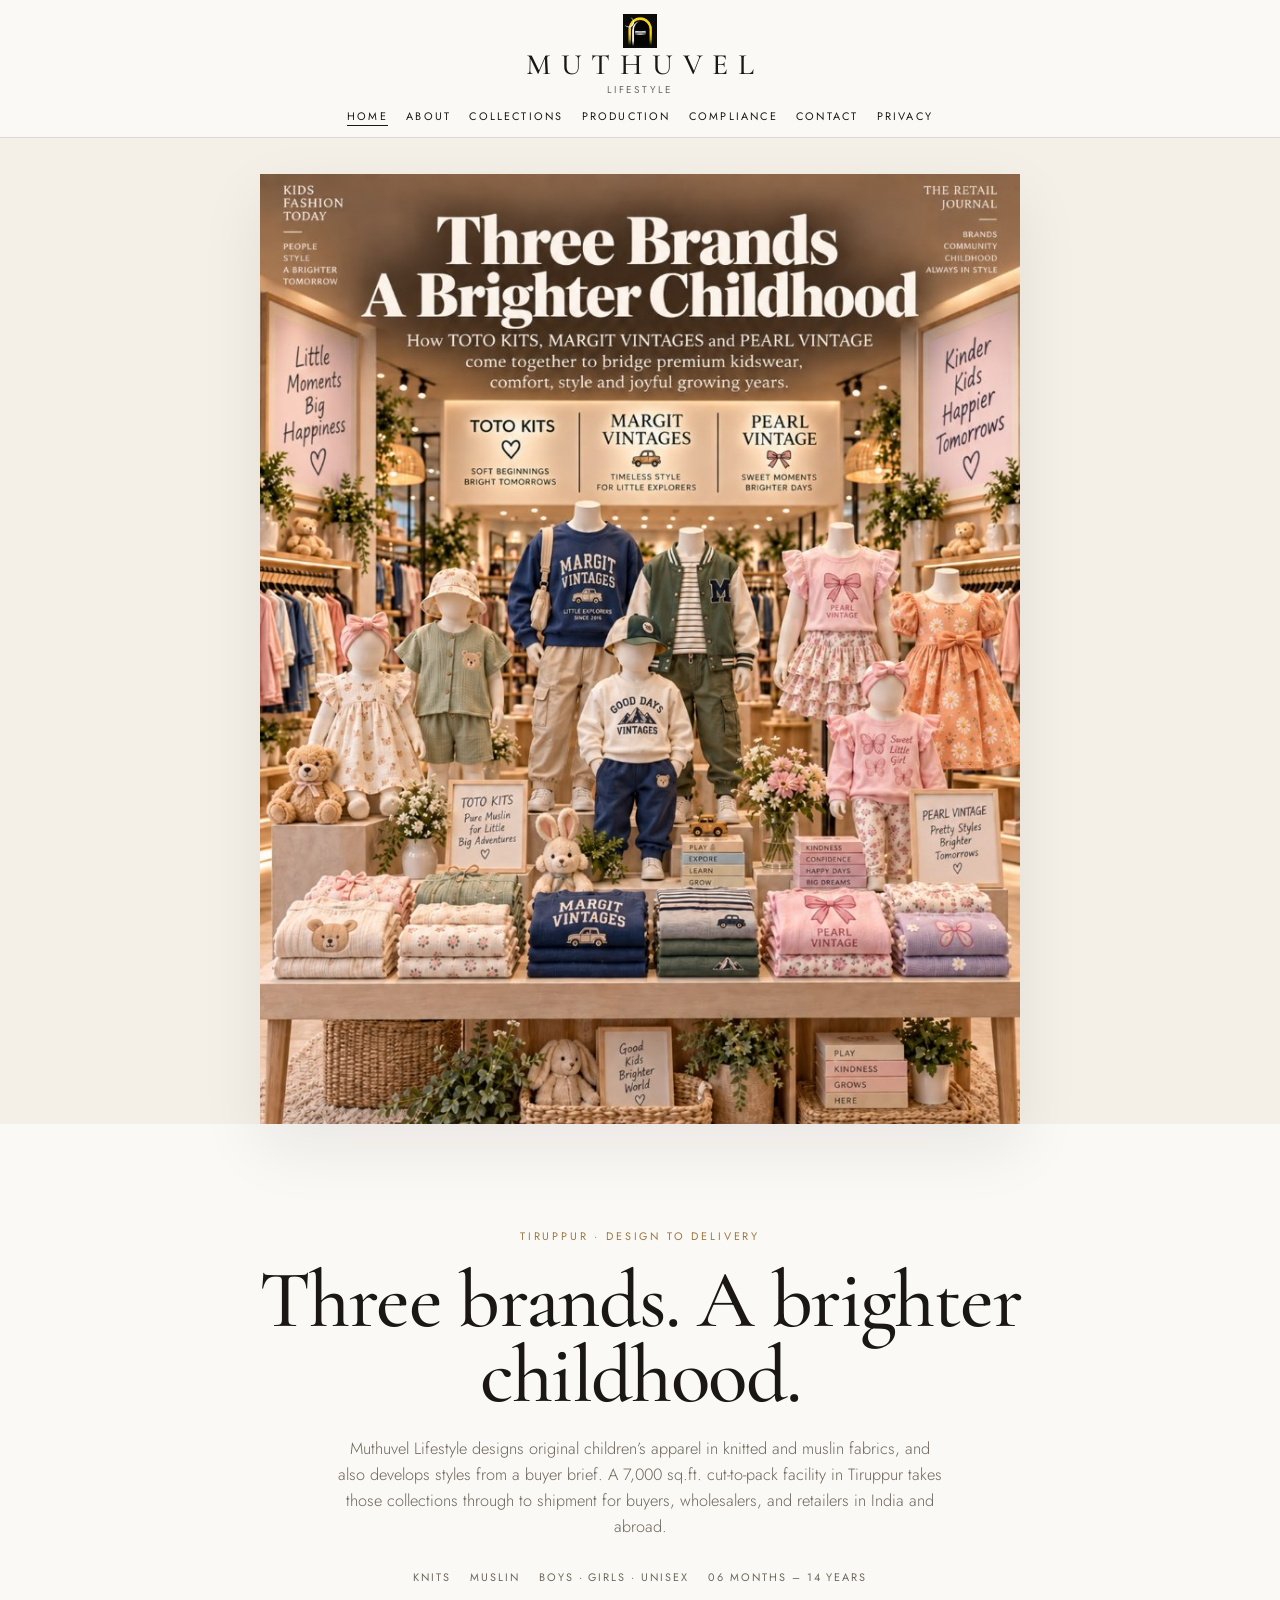
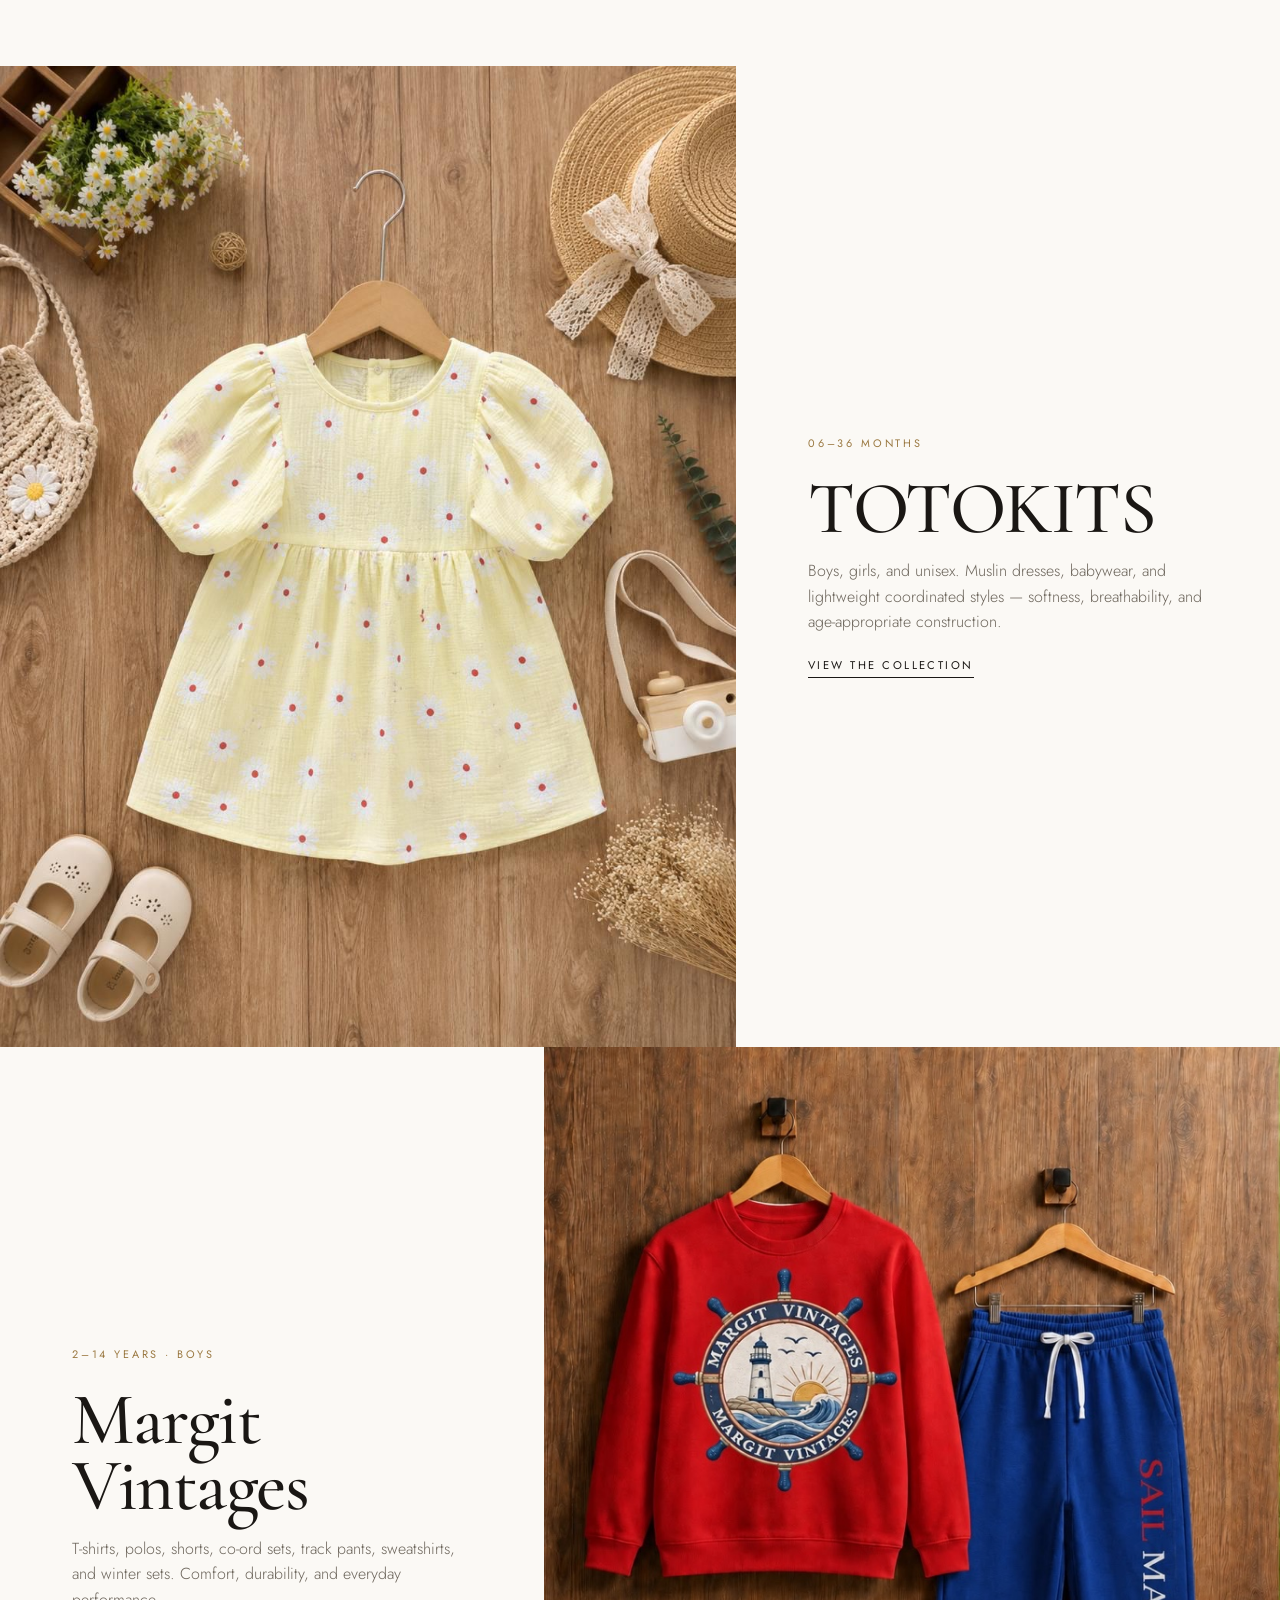
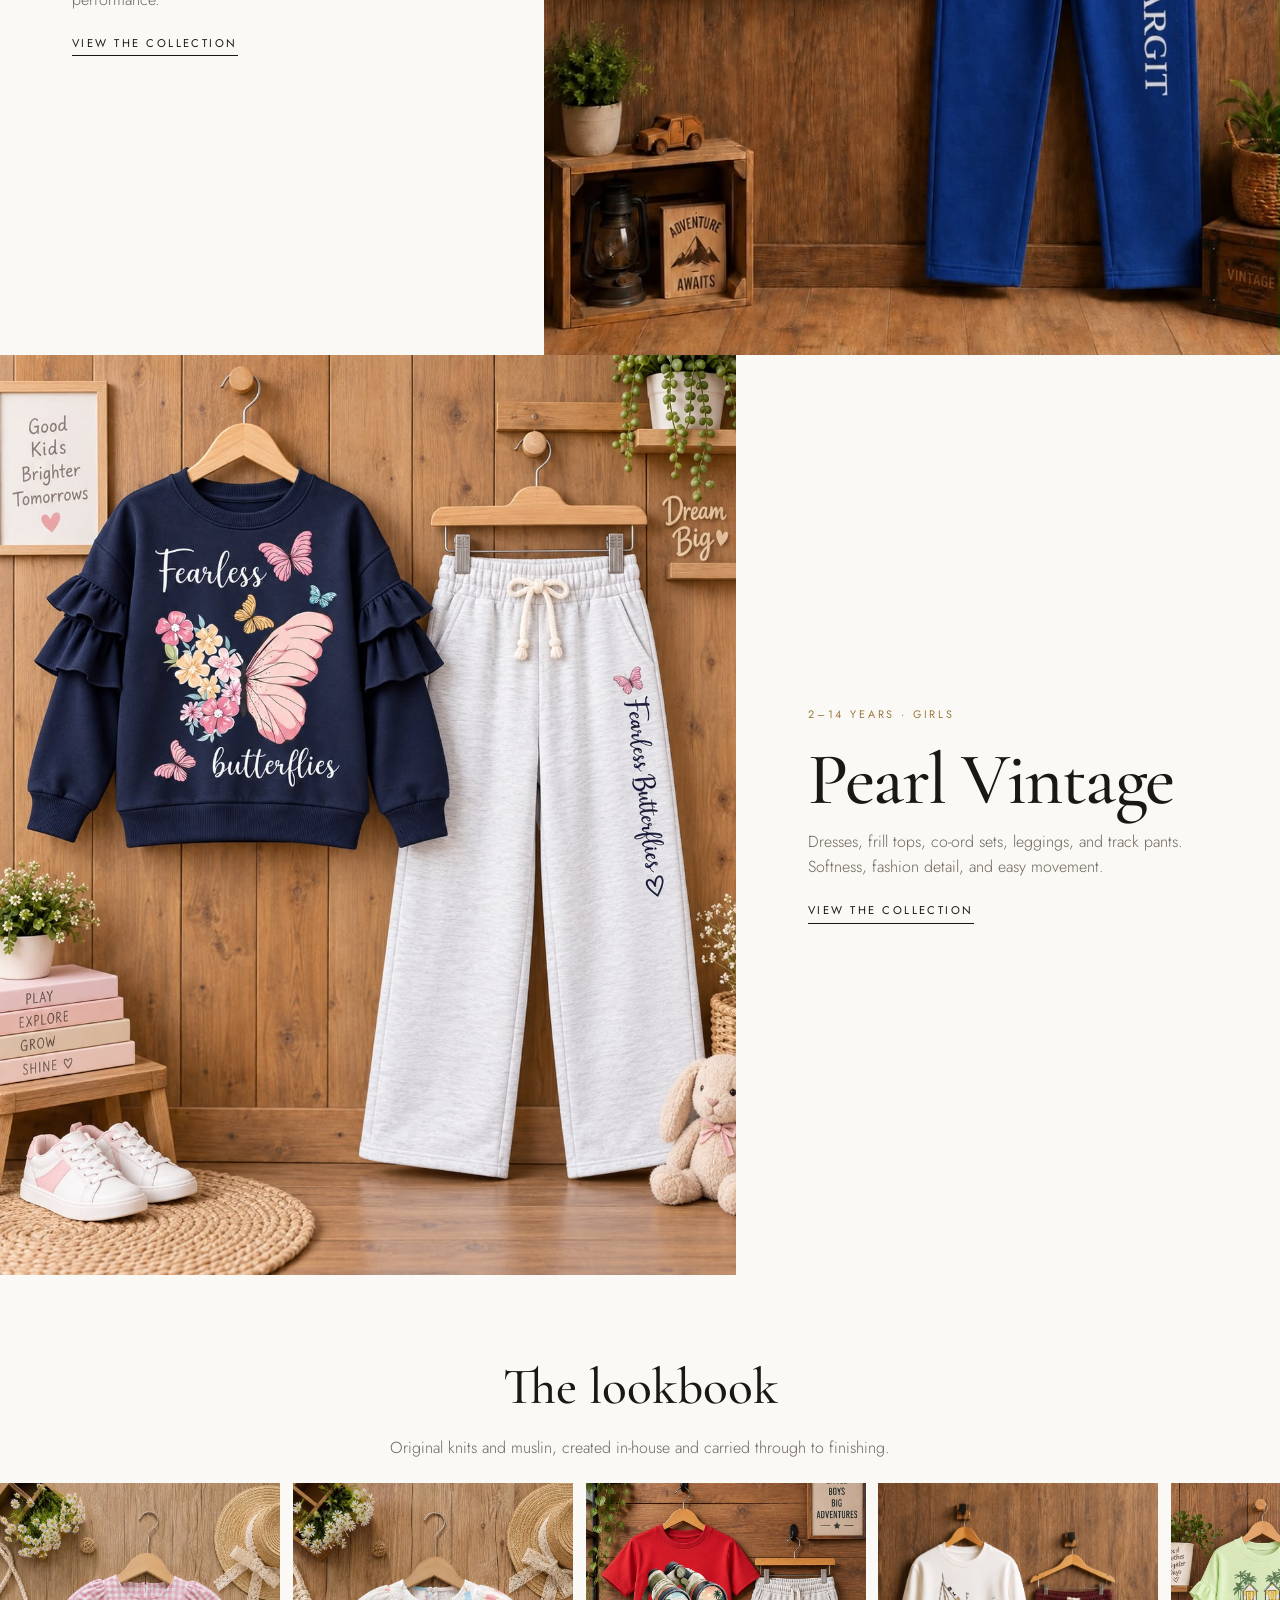
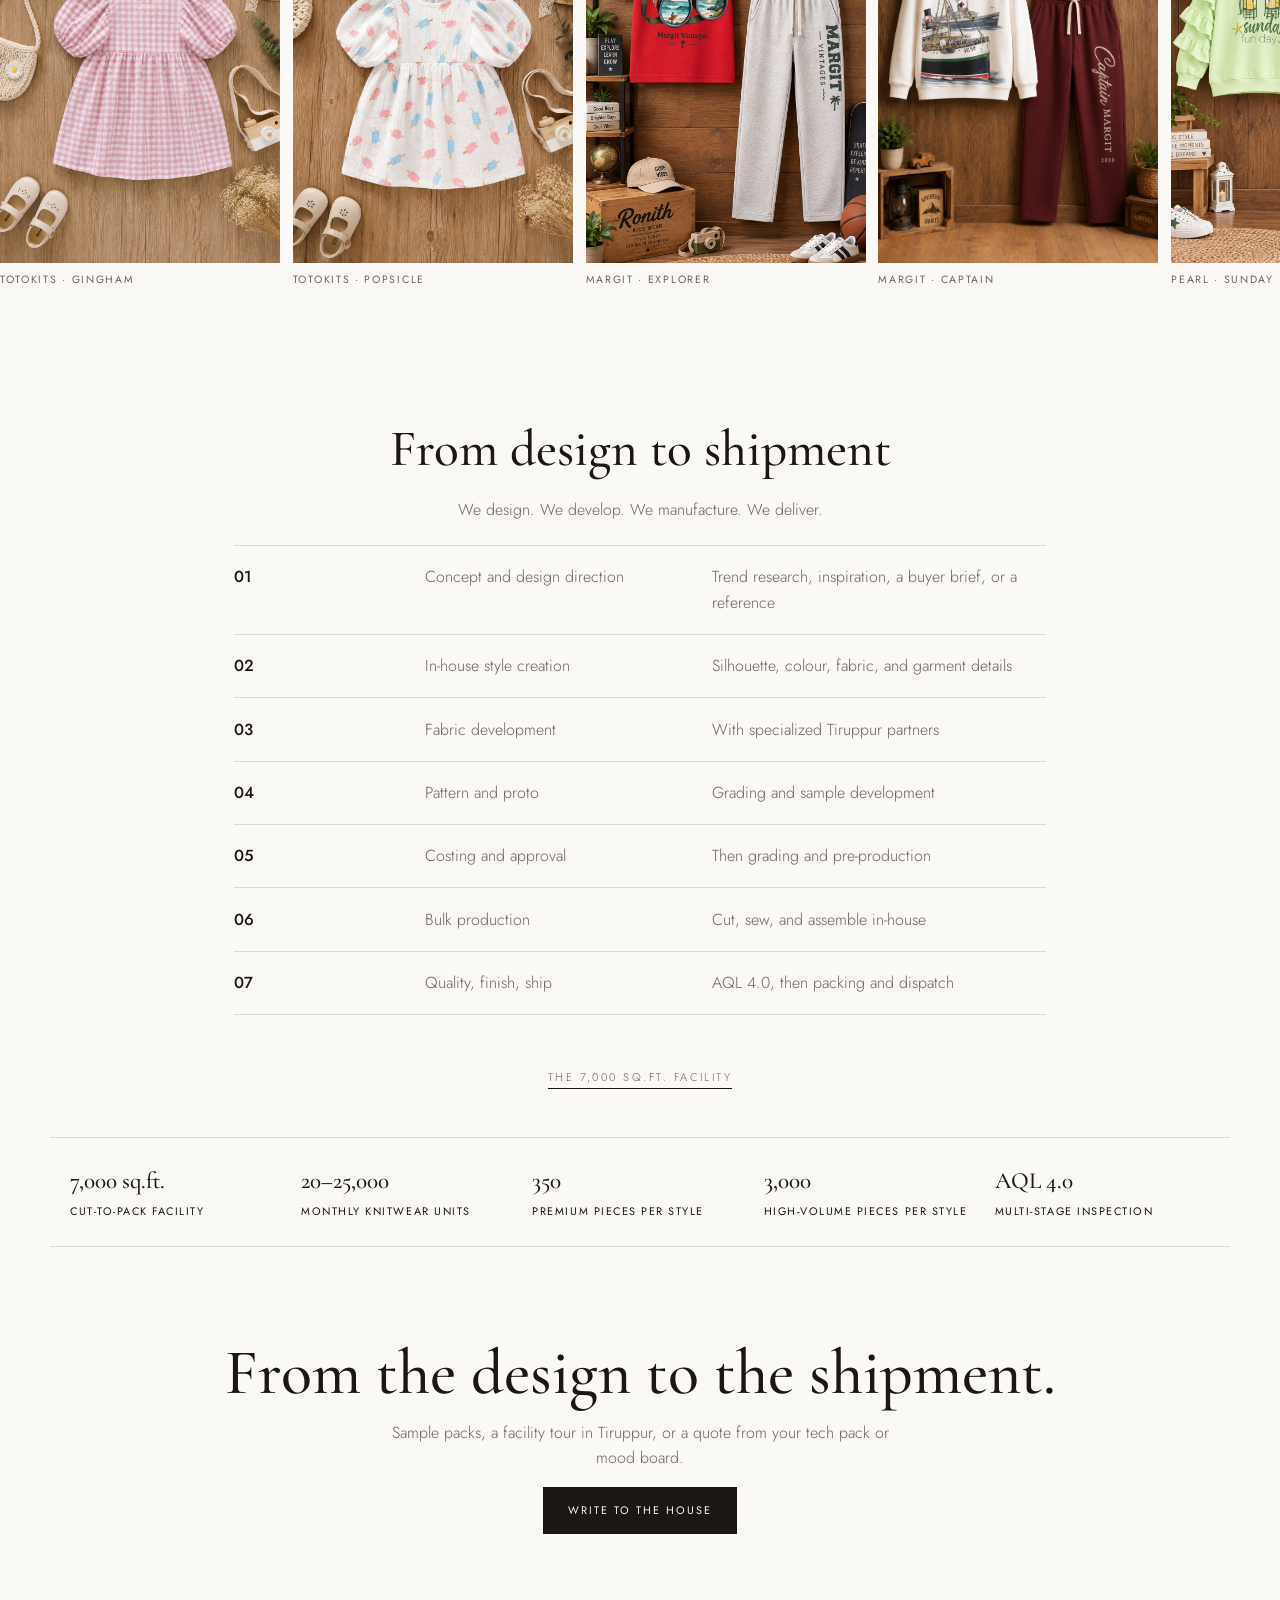
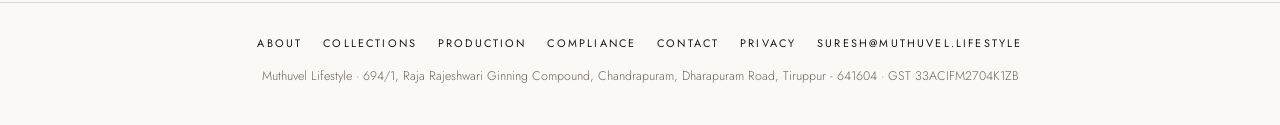
<file: index.html>
<!DOCTYPE html>
<html lang="en">
<head>
  <meta charset="UTF-8">
  <meta name="viewport" content="width=device-width, initial-scale=1.0">
  <meta name="description" content="Muthuvel Lifestyle — children’s apparel design and manufacturing in Tiruppur. TOTOKITS, Margit Vintages, and Pearl Vintage.">
  <title>Muthuvel Lifestyle | Children’s Apparel</title>
  <link rel="icon" href="assets/images/logo.jpeg">
  <link rel="preconnect" href="https://fonts.googleapis.com">
  <link rel="preconnect" href="https://fonts.gstatic.com" crossorigin>
  <link href="https://fonts.googleapis.com/css2?family=Cormorant+Garamond:ital,wght@0,500;0,600;1,500&family=Jost:wght@300;400;500&display=swap" rel="stylesheet">
  <link rel="stylesheet" href="css/style.css">
</head>
<body>
  <header class="site-header">
    <button class="menu-toggle" aria-label="Open menu" aria-expanded="false">
      <span></span><span></span><span></span>
    </button>
    <a href="index.html" class="wordmark">
      <img class="logo-mark" src="assets/images/logo.jpeg" alt="">
      <span class="wordmark-name">Muthuvel</span>
      <span class="wordmark-sub">Lifestyle</span>
    </a>
    <nav class="nav-desktop" aria-label="Main navigation">
      <a href="index.html" class="active">Home</a>
      <a href="about.html">About</a>
      <a href="products.html">Collections</a>
      <a href="production.html">Production</a>
      <a href="compliance.html">Compliance</a>
      <a href="contact.html">Contact</a>
      <a href="privacy-policy.html">Privacy</a>
    </nav>
    <nav class="nav-mobile" aria-label="Mobile navigation">
      <a href="index.html" class="active">Home</a>
      <a href="about.html">About</a>
      <a href="products.html">Collections</a>
      <a href="production.html">Production</a>
      <a href="compliance.html">Compliance</a>
      <a href="contact.html">Contact</a>
      <a href="privacy-policy.html">Privacy</a>
    </nav>
  </header>

  <main>
    <figure class="campaign">
      <img src="assets/images/campaign.jpg" alt="Three brands, a brighter childhood: TOTOKITS, Margit Vintages, and Pearl Vintage displayed together.">
    </figure>

    <section class="manifesto">
      <span class="eyebrow">Tiruppur · Design to delivery</span>
      <h1>Three brands. A brighter childhood.</h1>
      <p>Muthuvel Lifestyle designs original children’s apparel in knitted and muslin fabrics, and also develops styles from a buyer brief. A 7,000 sq.ft. cut-to-pack facility in Tiruppur takes those collections through to shipment for buyers, wholesalers, and retailers in India and abroad.</p>
      <div class="pills">
        <span>Knits</span>
        <span>Muslin</span>
        <span>Boys · Girls · Unisex</span>
        <span>06 months – 14 years</span>
      </div>
    </section>

    <section class="chapter">
      <div class="chapter-media">
        <img src="assets/images/totokits-daisy.jpg" alt="Yellow muslin baby dress with a daisy print.">
      </div>
      <div class="chapter-copy">
        <span class="eyebrow">06–36 months</span>
        <h2>TOTOKITS</h2>
        <p>Boys, girls, and unisex. Muslin dresses, babywear, and lightweight coordinated styles — softness, breathability, and age-appropriate construction.</p>
        <a class="text-link" href="products.html#totokits">View the collection</a>
      </div>
    </section>

    <section class="chapter reverse">
      <div class="chapter-media">
        <img src="assets/images/margit-sail.jpg" alt="Red Margit Vintages sweatshirt with a ship’s wheel and blue track pants.">
      </div>
      <div class="chapter-copy">
        <span class="eyebrow">2–14 years · Boys</span>
        <h2>Margit Vintages</h2>
        <p>T-shirts, polos, shorts, co-ord sets, track pants, sweatshirts, and winter sets. Comfort, durability, and everyday performance.</p>
        <a class="text-link" href="products.html#margit">View the collection</a>
      </div>
    </section>

    <section class="chapter">
      <div class="chapter-media">
        <img src="assets/images/pearl-butterflies.jpg" alt="Navy girls’ sweatshirt with butterflies and grey wide-leg pants.">
      </div>
      <div class="chapter-copy">
        <span class="eyebrow">2–14 years · Girls</span>
        <h2>Pearl Vintage</h2>
        <p>Dresses, frill tops, co-ord sets, leggings, and track pants. Softness, fashion detail, and easy movement.</p>
        <a class="text-link" href="products.html#pearl">View the collection</a>
      </div>
    </section>

    <section>
      <div class="section-label">
        <h2>The lookbook</h2>
        <p>Original knits and muslin, created in-house and carried through to finishing.</p>
      </div>
      <div class="film" tabindex="0" aria-label="Lookbook, scroll sideways">
        <figure>
          <img src="assets/images/totokits-gingham.jpg" alt="Pink gingham muslin baby dress">
          <figcaption>TOTOKITS · Gingham</figcaption>
        </figure>
        <figure>
          <img src="assets/images/totokits-popsicle.jpg" alt="White muslin dress with a popsicle print">
          <figcaption>TOTOKITS · Popsicle</figcaption>
        </figure>
        <figure>
          <img src="assets/images/margit-explorer.jpg" alt="Red explorer T-shirt and grey track pants">
          <figcaption>Margit · Explorer</figcaption>
        </figure>
        <figure>
          <img src="assets/images/margit-captain.jpg" alt="White ship sweatshirt and maroon track pants">
          <figcaption>Margit · Captain</figcaption>
        </figure>
        <figure>
          <img src="assets/images/pearl-sunday.jpg" alt="Mint sweatshirt and forest green pants">
          <figcaption>Pearl · Sunday</figcaption>
        </figure>
        <figure>
          <img src="assets/images/pearl-balloon.jpg" alt="Light blue balloon sweatshirt and pink pants">
          <figcaption>Pearl · Follow Your Heart</figcaption>
        </figure>
        <figure>
          <img src="assets/images/margit-rider.jpg" alt="Navy horse sweatshirt and tan track pants">
          <figcaption>Margit · Rider</figcaption>
        </figure>
        <figure>
          <img src="assets/images/pearl-strawberry.jpg" alt="Lilac strawberry sweatshirt and purple pants">
          <figcaption>Pearl · Strawberry Cream</figcaption>
        </figure>
      </div>
    </section>

    <section class="section-label">
      <h2>From design to shipment</h2>
      <p>We design. We develop. We manufacture. We deliver.</p>
    </section>
    <div class="lines">
      <div><strong>01</strong><span>Concept and design direction</span><span>Trend research, inspiration, a buyer brief, or a reference</span></div>
      <div><strong>02</strong><span>In-house style creation</span><span>Silhouette, colour, fabric, and garment details</span></div>
      <div><strong>03</strong><span>Fabric development</span><span>With specialized Tiruppur partners</span></div>
      <div><strong>04</strong><span>Pattern and proto</span><span>Grading and sample development</span></div>
      <div><strong>05</strong><span>Costing and approval</span><span>Then grading and pre-production</span></div>
      <div><strong>06</strong><span>Bulk production</span><span>Cut, sew, and assemble in-house</span></div>
      <div><strong>07</strong><span>Quality, finish, ship</span><span>AQL 4.0, then packing and dispatch</span></div>
    </div>
    <p class="center-note"><a class="text-link" href="production.html">The 7,000 sq.ft. facility</a></p>

    <section class="spec-bar" aria-label="Buyer specifications">
      <div><strong>7,000 sq.ft.</strong> Cut-to-pack facility</div>
      <div><strong>20–25,000</strong> Monthly knitwear units</div>
      <div><strong>350</strong> Premium pieces per style</div>
      <div><strong>3,000</strong> High-volume pieces per style</div>
      <div><strong>AQL 4.0</strong> Multi-stage inspection</div>
    </section>

    <section class="close">
      <h2>From the design to the shipment.</h2>
      <p>Sample packs, a facility tour in Tiruppur, or a quote from your tech pack or mood board.</p>
      <a class="btn" href="contact.html">Write to the house</a>
    </section>
  </main>

  <footer class="site-footer">
    <nav class="footer-nav" aria-label="Footer">
      <a href="about.html">About</a>
      <a href="products.html">Collections</a>
      <a href="production.html">Production</a>
      <a href="compliance.html">Compliance</a>
      <a href="contact.html">Contact</a>
      <a href="privacy-policy.html">Privacy</a>
      <a href="mailto:suresh@muthuvel.lifestyle">suresh@muthuvel.lifestyle</a>
    </nav>
    <p>Muthuvel Lifestyle · 694/1, Raja Rajeshwari Ginning Compound, Chandrapuram, Dharapuram Road, Tiruppur - 641604 · GST 33ACIFM2704K1ZB</p>
  </footer>
  <script src="js/main.js"></script>
</body>
</html>
</file>
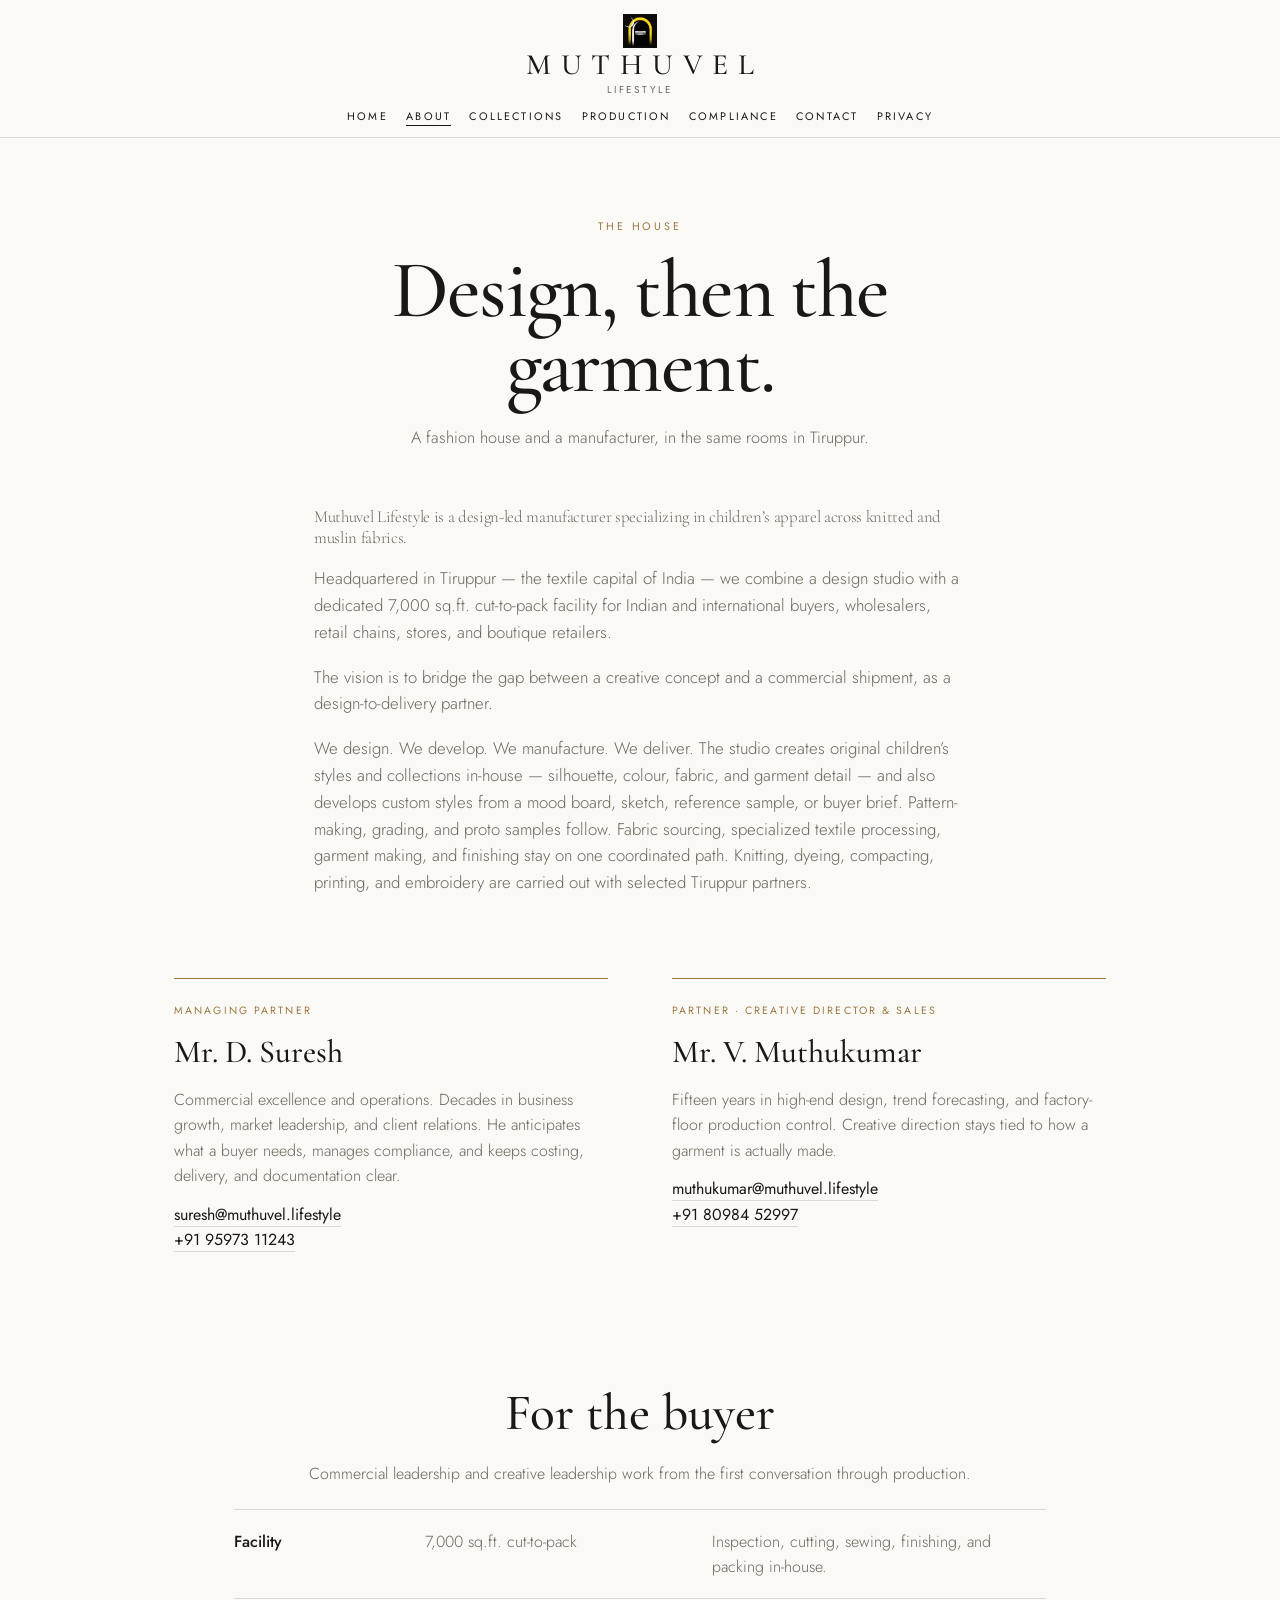
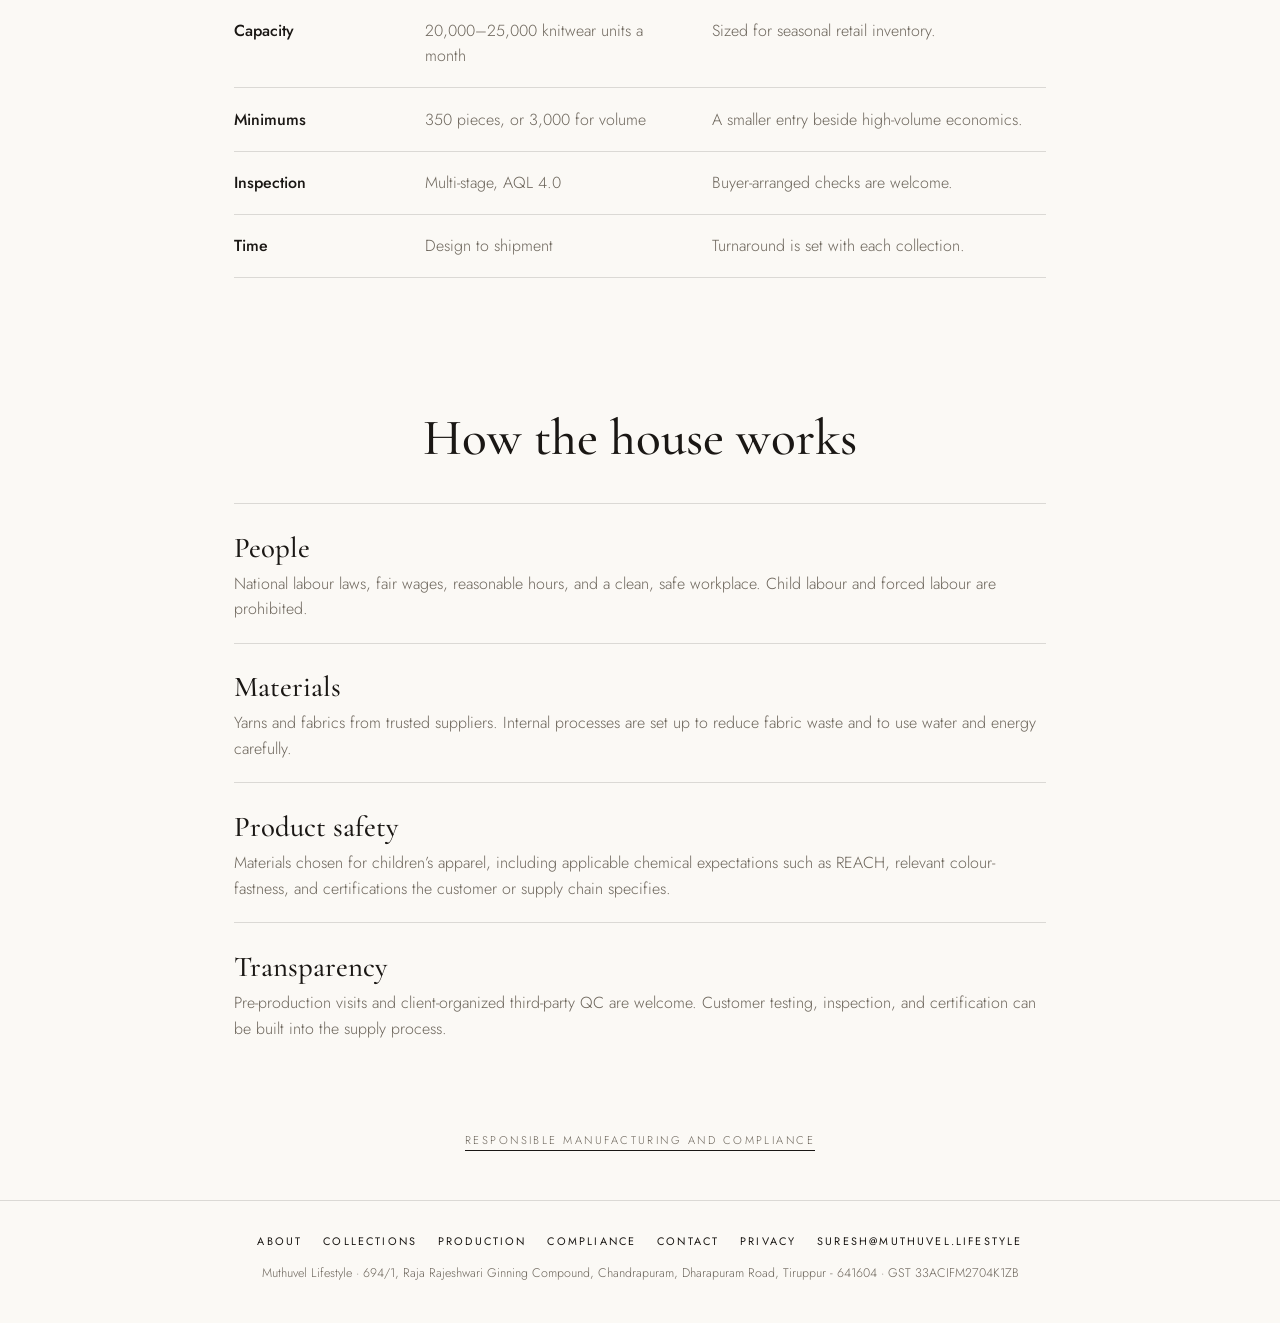
<file: about.html>
<!DOCTYPE html>
<html lang="en">
<head>
  <meta charset="UTF-8">
  <meta name="viewport" content="width=device-width, initial-scale=1.0">
  <meta name="description" content="About Muthuvel Lifestyle — a Tiruppur children’s apparel house led by D. Suresh and V. Muthukumar.">
  <title>About | Muthuvel Lifestyle</title>
  <link rel="icon" href="assets/images/logo.jpeg">
  <link rel="preconnect" href="https://fonts.googleapis.com">
  <link rel="preconnect" href="https://fonts.gstatic.com" crossorigin>
  <link href="https://fonts.googleapis.com/css2?family=Cormorant+Garamond:ital,wght@0,500;0,600;1,500&family=Jost:wght@300;400;500&display=swap" rel="stylesheet">
  <link rel="stylesheet" href="css/style.css">
</head>
<body>
  <header class="site-header">
    <button class="menu-toggle" aria-label="Open menu" aria-expanded="false">
      <span></span><span></span><span></span>
    </button>
    <a href="index.html" class="wordmark">
      <img class="logo-mark" src="assets/images/logo.jpeg" alt="">
      <span class="wordmark-name">Muthuvel</span>
      <span class="wordmark-sub">Lifestyle</span>
    </a>
    <nav class="nav-desktop" aria-label="Main navigation">
      <a href="index.html">Home</a>
      <a href="about.html" class="active">About</a>
      <a href="products.html">Collections</a>
      <a href="production.html">Production</a>
      <a href="compliance.html">Compliance</a>
      <a href="contact.html">Contact</a>
      <a href="privacy-policy.html">Privacy</a>
    </nav>
    <nav class="nav-mobile" aria-label="Mobile navigation">
      <a href="index.html">Home</a>
      <a href="about.html" class="active">About</a>
      <a href="products.html">Collections</a>
      <a href="production.html">Production</a>
      <a href="compliance.html">Compliance</a>
      <a href="contact.html">Contact</a>
      <a href="privacy-policy.html">Privacy</a>
    </nav>
  </header>

  <main>
    <section class="page-title">
      <span class="eyebrow">The house</span>
      <h1>Design, then the garment.</h1>
      <p>A fashion house and a manufacturer, in the same rooms in Tiruppur.</p>
    </section>

    <article class="essay">
      <p class="essay-lead">Muthuvel Lifestyle is a design-led manufacturer specializing in children’s apparel across knitted and muslin fabrics.</p>
      <p>Headquartered in Tiruppur — the textile capital of India — we combine a design studio with a dedicated 7,000 sq.ft. cut-to-pack facility for Indian and international buyers, wholesalers, retail chains, stores, and boutique retailers.</p>
      <p>The vision is to bridge the gap between a creative concept and a commercial shipment, as a design-to-delivery partner.</p>
      <p>We design. We develop. We manufacture. We deliver. The studio creates original children’s styles and collections in-house — silhouette, colour, fabric, and garment detail — and also develops custom styles from a mood board, sketch, reference sample, or buyer brief. Pattern-making, grading, and proto samples follow. Fabric sourcing, specialized textile processing, garment making, and finishing stay on one coordinated path. Knitting, dyeing, compacting, printing, and embroidery are carried out with selected Tiruppur partners.</p>
    </article>

    <section class="spread">
      <article>
        <span class="role">Managing Partner</span>
        <h3>Mr. D. Suresh</h3>
        <p class="note">Commercial excellence and operations. Decades in business growth, market leadership, and client relations. He anticipates what a buyer needs, manages compliance, and keeps costing, delivery, and documentation clear.</p>
        <p style="margin-top:0.8rem;"><a href="mailto:suresh@muthuvel.lifestyle">suresh@muthuvel.lifestyle</a><br><a href="tel:+919597311243">+91 95973 11243</a></p>
      </article>
      <article>
        <span class="role">Partner · Creative Director &amp; Sales</span>
        <h3>Mr. V. Muthukumar</h3>
        <p class="note">Fifteen years in high-end design, trend forecasting, and factory-floor production control. Creative direction stays tied to how a garment is actually made.</p>
        <p style="margin-top:0.8rem;"><a href="mailto:muthukumar@muthuvel.lifestyle">muthukumar@muthuvel.lifestyle</a><br><a href="tel:+918098452997">+91 80984 52997</a></p>
      </article>
    </section>

    <section>
      <div class="section-label">
        <h2>For the buyer</h2>
        <p>Commercial leadership and creative leadership work from the first conversation through production.</p>
      </div>
      <div class="lines">
        <div>
          <strong>Facility</strong>
          <span>7,000 sq.ft. cut-to-pack</span>
          <span>Inspection, cutting, sewing, finishing, and packing in-house.</span>
        </div>
        <div>
          <strong>Capacity</strong>
          <span>20,000–25,000 knitwear units a month</span>
          <span>Sized for seasonal retail inventory.</span>
        </div>
        <div>
          <strong>Minimums</strong>
          <span>350 pieces, or 3,000 for volume</span>
          <span>A smaller entry beside high-volume economics.</span>
        </div>
        <div>
          <strong>Inspection</strong>
          <span>Multi-stage, AQL 4.0</span>
          <span>Buyer-arranged checks are welcome.</span>
        </div>
        <div>
          <strong>Time</strong>
          <span>Design to shipment</span>
          <span>Turnaround is set with each collection.</span>
        </div>
      </div>
    </section>

    <section>
      <div class="section-label">
        <h2>How the house works</h2>
      </div>
      <div class="principles">
        <article>
          <h3>People</h3>
          <p class="note">National labour laws, fair wages, reasonable hours, and a clean, safe workplace. Child labour and forced labour are prohibited.</p>
        </article>
        <article>
          <h3>Materials</h3>
          <p class="note">Yarns and fabrics from trusted suppliers. Internal processes are set up to reduce fabric waste and to use water and energy carefully.</p>
        </article>
        <article>
          <h3>Product safety</h3>
          <p class="note">Materials chosen for children’s apparel, including applicable chemical expectations such as REACH, relevant colour-fastness, and certifications the customer or supply chain specifies.</p>
        </article>
        <article>
          <h3>Transparency</h3>
          <p class="note">Pre-production visits and client-organized third-party QC are welcome. Customer testing, inspection, and certification can be built into the supply process.</p>
        </article>
      </div>
      <p class="center-note"><a class="text-link" href="compliance.html">Responsible manufacturing and compliance</a></p>
    </section>
  </main>

  <footer class="site-footer">
    <nav class="footer-nav" aria-label="Footer">
      <a href="about.html">About</a>
      <a href="products.html">Collections</a>
      <a href="production.html">Production</a>
      <a href="compliance.html">Compliance</a>
      <a href="contact.html">Contact</a>
      <a href="privacy-policy.html">Privacy</a>
      <a href="mailto:suresh@muthuvel.lifestyle">suresh@muthuvel.lifestyle</a>
    </nav>
    <p>Muthuvel Lifestyle · 694/1, Raja Rajeshwari Ginning Compound, Chandrapuram, Dharapuram Road, Tiruppur - 641604 · GST 33ACIFM2704K1ZB</p>
  </footer>
  <script src="js/main.js"></script>
</body>
</html>
</file>
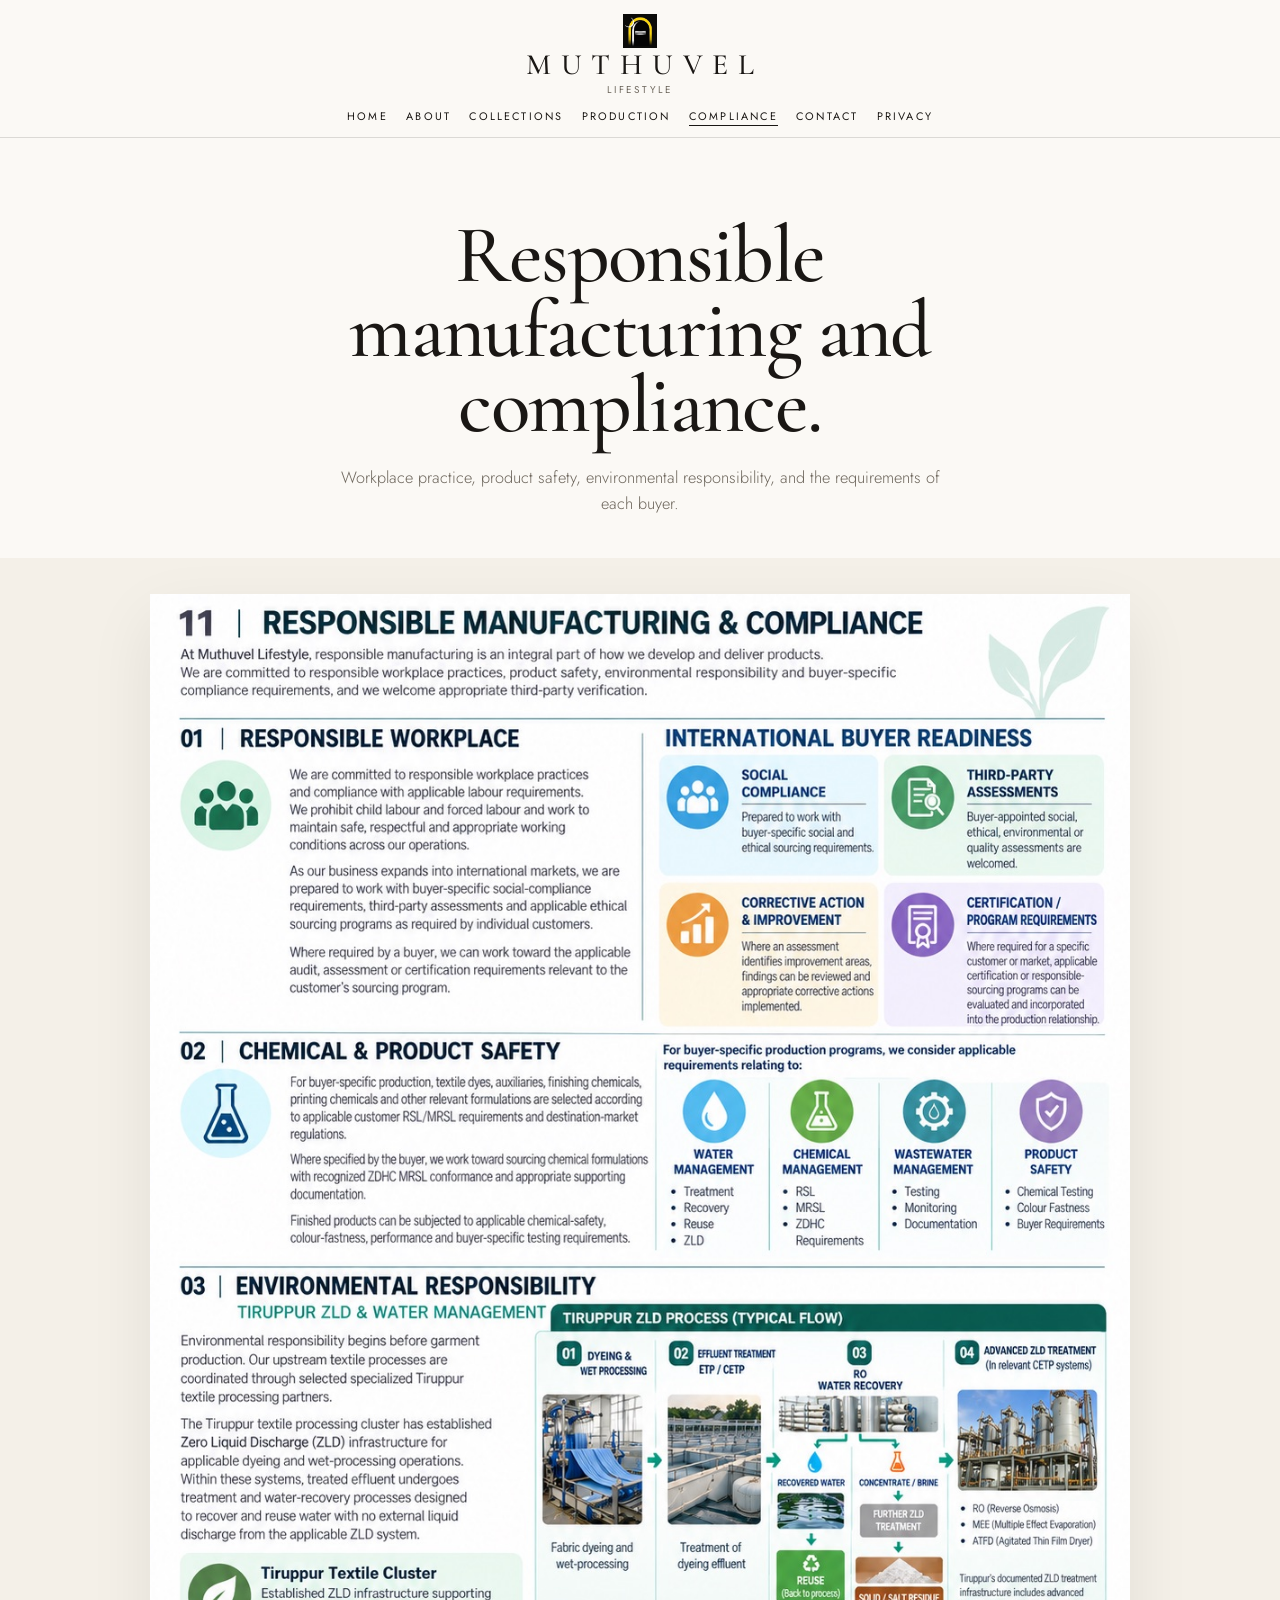
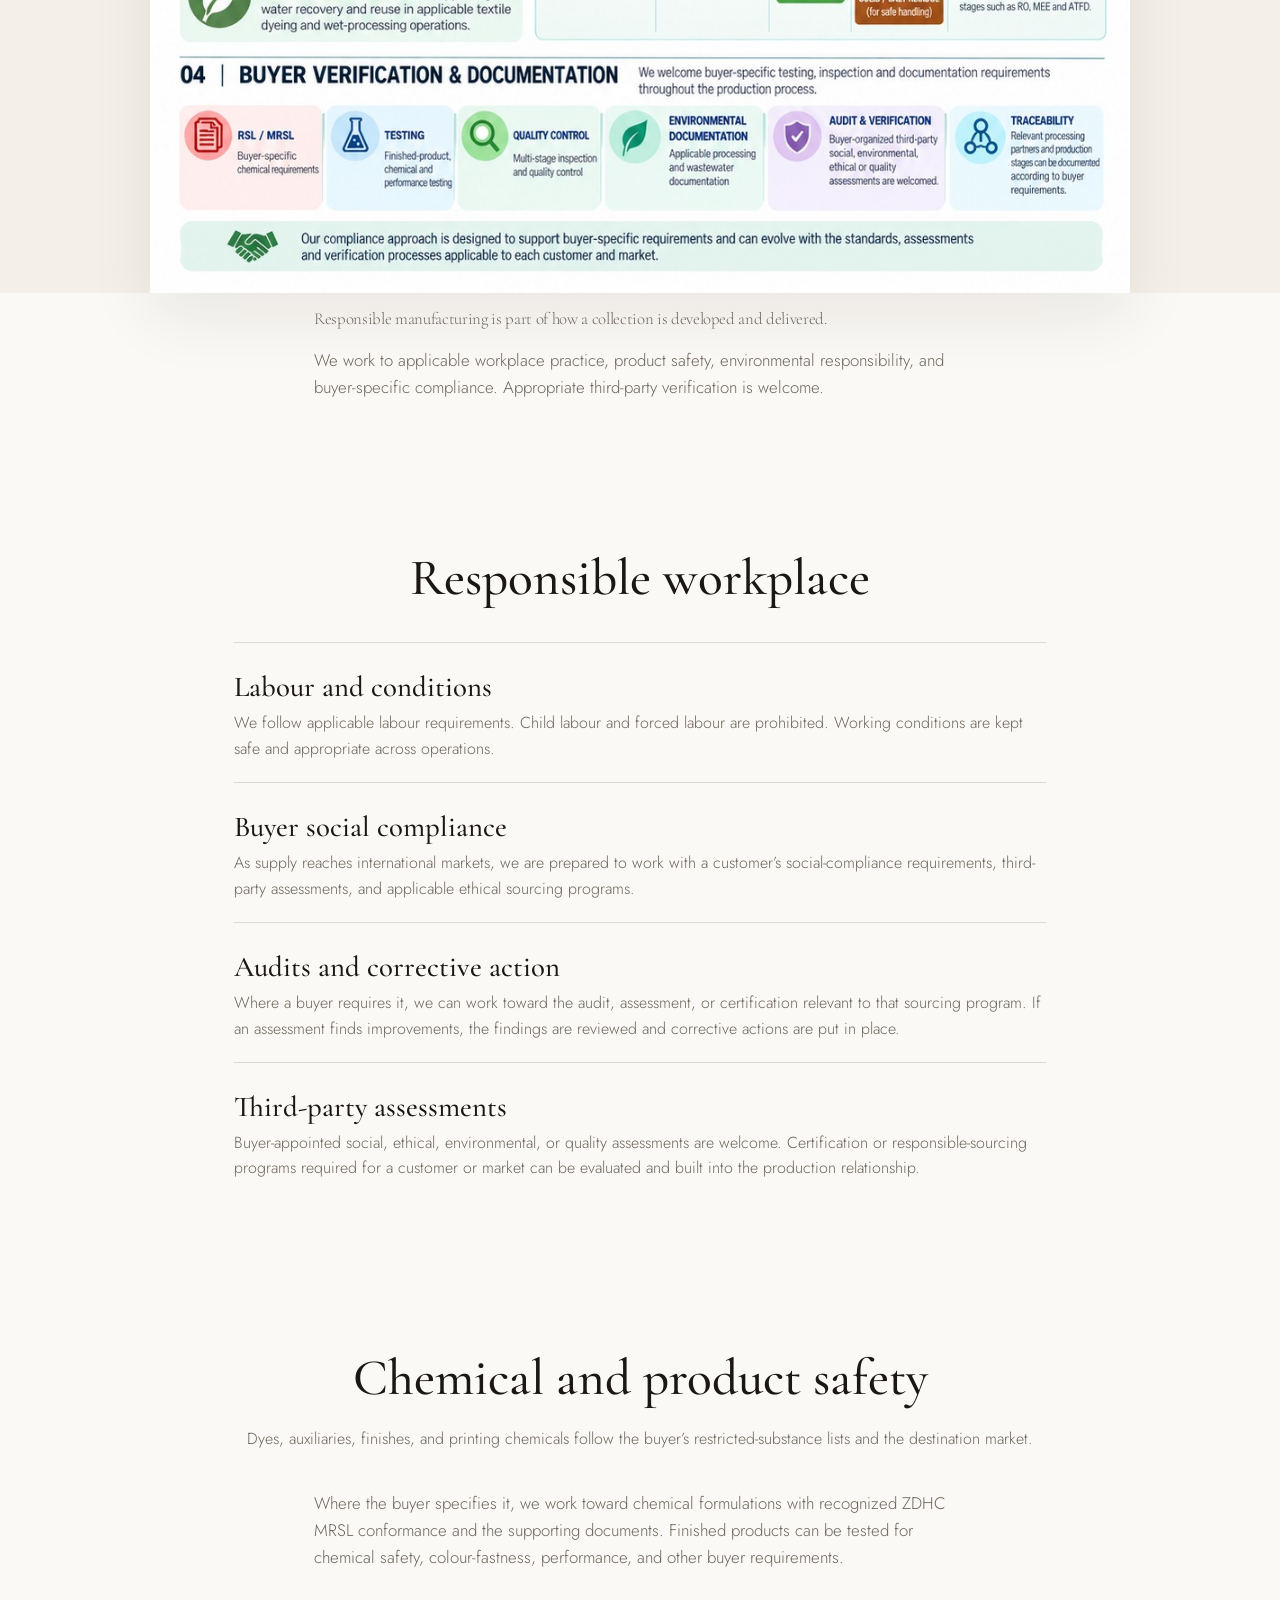
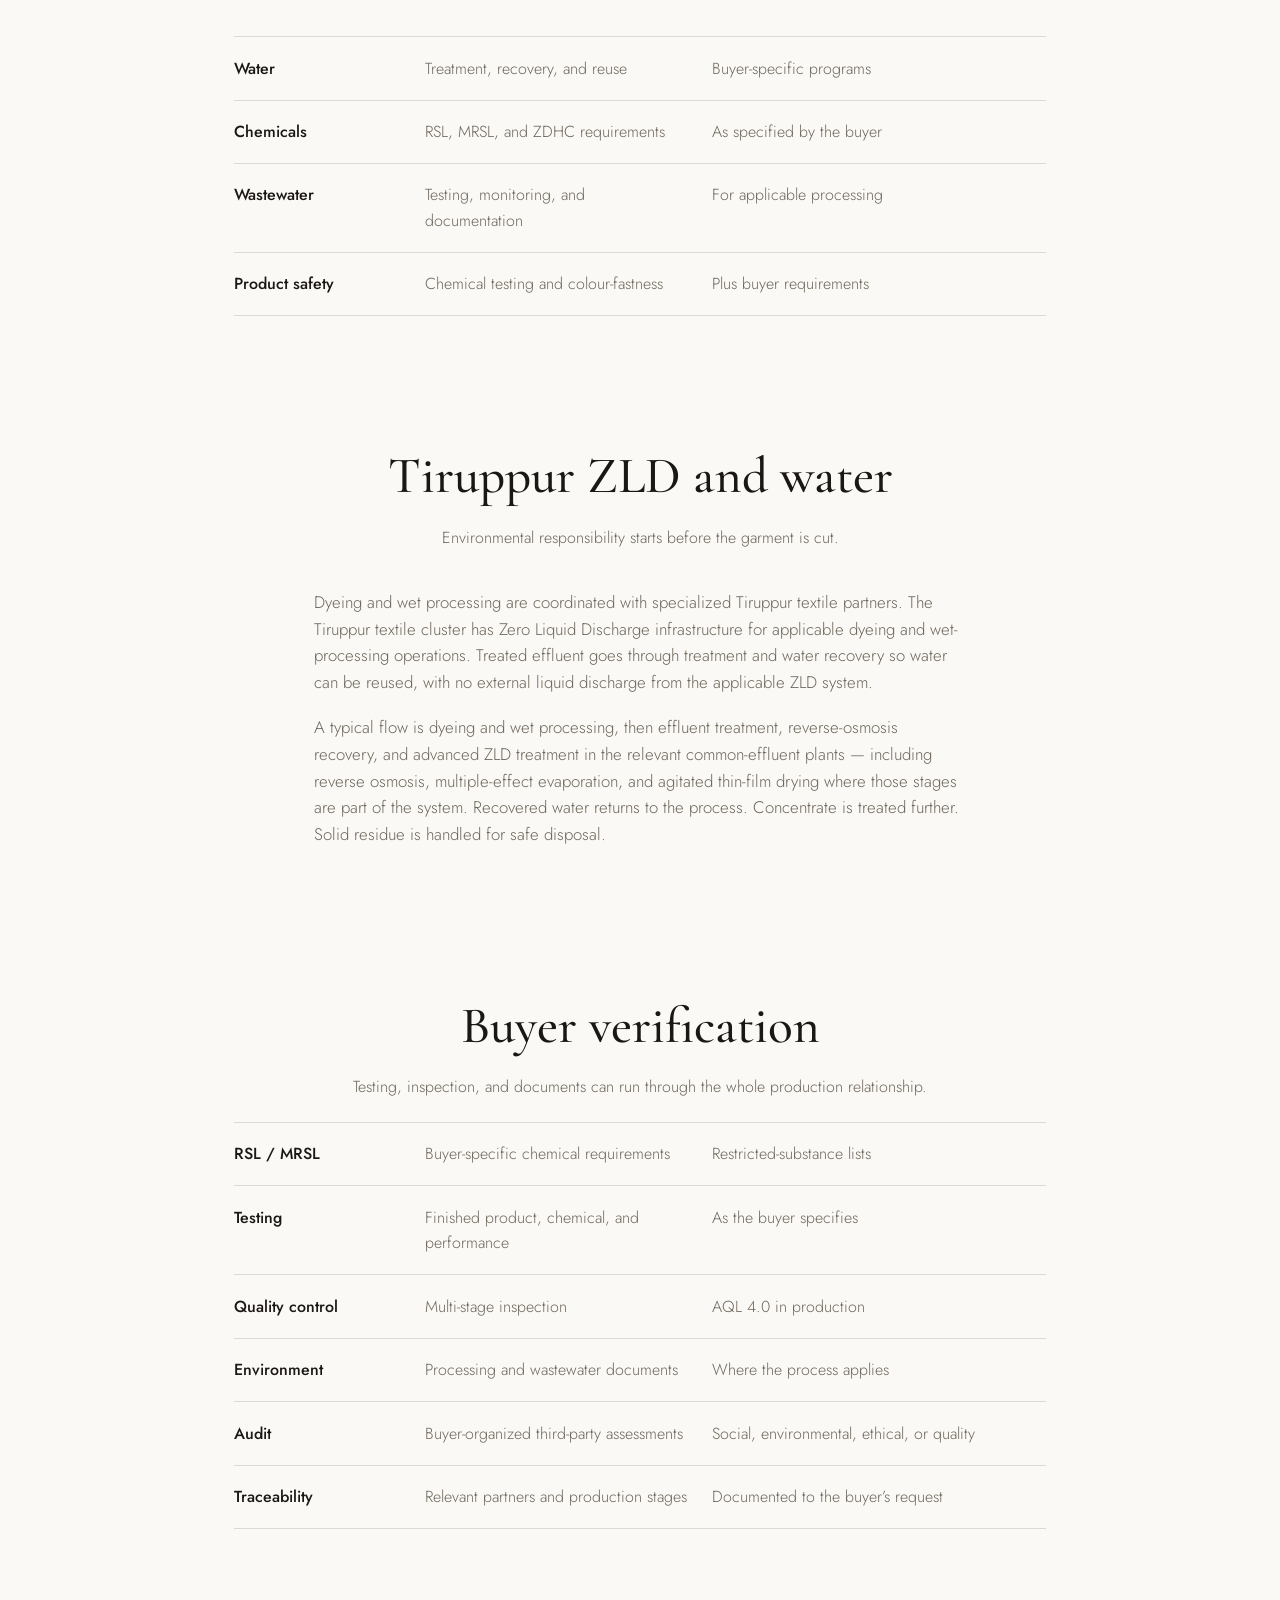
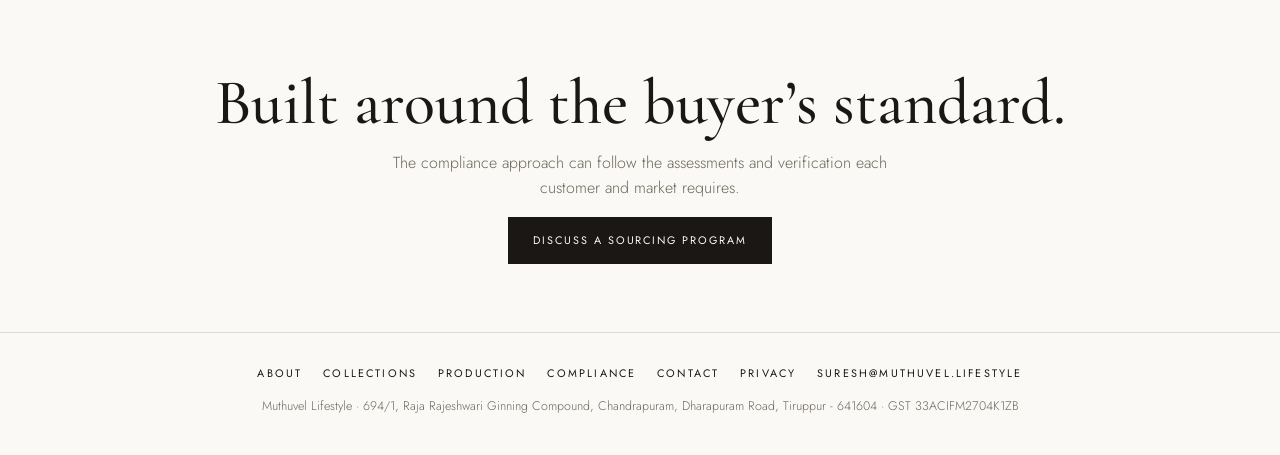
<file: compliance.html>
<!DOCTYPE html>
<html lang="en">
<head>
  <meta charset="UTF-8">
  <meta name="viewport" content="width=device-width, initial-scale=1.0">
  <meta name="description" content="Responsible manufacturing and compliance at Muthuvel Lifestyle — workplace standards, chemical and product safety, Tiruppur ZLD water management, and buyer verification.">
  <title>Compliance | Muthuvel Lifestyle</title>
  <link rel="icon" href="assets/images/logo.jpeg">
  <link rel="preconnect" href="https://fonts.googleapis.com">
  <link rel="preconnect" href="https://fonts.gstatic.com" crossorigin>
  <link href="https://fonts.googleapis.com/css2?family=Cormorant+Garamond:ital,wght@0,500;0,600;1,500&family=Jost:wght@300;400;500&display=swap" rel="stylesheet">
  <link rel="stylesheet" href="css/style.css">
</head>
<body>
  <header class="site-header">
    <button class="menu-toggle" aria-label="Open menu" aria-expanded="false">
      <span></span><span></span><span></span>
    </button>
    <a href="index.html" class="wordmark">
      <img class="logo-mark" src="assets/images/logo.jpeg" alt="">
      <span class="wordmark-name">Muthuvel</span>
      <span class="wordmark-sub">Lifestyle</span>
    </a>
    <nav class="nav-desktop" aria-label="Main navigation">
      <a href="index.html">Home</a>
      <a href="about.html">About</a>
      <a href="products.html">Collections</a>
      <a href="production.html">Production</a>
      <a href="compliance.html" class="active">Compliance</a>
      <a href="contact.html">Contact</a>
      <a href="privacy-policy.html">Privacy</a>
    </nav>
    <nav class="nav-mobile" aria-label="Mobile navigation">
      <a href="index.html">Home</a>
      <a href="about.html">About</a>
      <a href="products.html">Collections</a>
      <a href="production.html">Production</a>
      <a href="compliance.html" class="active">Compliance</a>
      <a href="contact.html">Contact</a>
      <a href="privacy-policy.html">Privacy</a>
    </nav>
  </header>

  <main>
    <section class="page-title">
      <h1>Responsible manufacturing and compliance.</h1>
      <p>Workplace practice, product safety, environmental responsibility, and the requirements of each buyer.</p>
    </section>

    <figure class="campaign poster">
      <img src="assets/images/compliance-poster.jpg" alt="Responsible manufacturing and compliance: workplace standards, chemical and product safety, Tiruppur zero liquid discharge, and buyer verification.">
    </figure>

    <article class="essay">
      <p class="essay-lead">Responsible manufacturing is part of how a collection is developed and delivered.</p>
      <p>We work to applicable workplace practice, product safety, environmental responsibility, and buyer-specific compliance. Appropriate third-party verification is welcome.</p>
    </article>

    <section>
      <div class="section-label">
        <h2>Responsible workplace</h2>
      </div>
      <div class="principles">
        <article>
          <h3>Labour and conditions</h3>
          <p class="note">We follow applicable labour requirements. Child labour and forced labour are prohibited. Working conditions are kept safe and appropriate across operations.</p>
        </article>
        <article>
          <h3>Buyer social compliance</h3>
          <p class="note">As supply reaches international markets, we are prepared to work with a customer’s social-compliance requirements, third-party assessments, and applicable ethical sourcing programs.</p>
        </article>
        <article>
          <h3>Audits and corrective action</h3>
          <p class="note">Where a buyer requires it, we can work toward the audit, assessment, or certification relevant to that sourcing program. If an assessment finds improvements, the findings are reviewed and corrective actions are put in place.</p>
        </article>
        <article>
          <h3>Third-party assessments</h3>
          <p class="note">Buyer-appointed social, ethical, environmental, or quality assessments are welcome. Certification or responsible-sourcing programs required for a customer or market can be evaluated and built into the production relationship.</p>
        </article>
      </div>
    </section>

    <section>
      <div class="section-label">
        <h2>Chemical and product safety</h2>
        <p>Dyes, auxiliaries, finishes, and printing chemicals follow the buyer’s restricted-substance lists and the destination market.</p>
      </div>
      <article class="essay">
        <p>Where the buyer specifies it, we work toward chemical formulations with recognized ZDHC MRSL conformance and the supporting documents. Finished products can be tested for chemical safety, colour-fastness, performance, and other buyer requirements.</p>
      </article>
      <div class="lines">
        <div><strong>Water</strong><span>Treatment, recovery, and reuse</span><span>Buyer-specific programs</span></div>
        <div><strong>Chemicals</strong><span>RSL, MRSL, and ZDHC requirements</span><span>As specified by the buyer</span></div>
        <div><strong>Wastewater</strong><span>Testing, monitoring, and documentation</span><span>For applicable processing</span></div>
        <div><strong>Product safety</strong><span>Chemical testing and colour-fastness</span><span>Plus buyer requirements</span></div>
      </div>
    </section>

    <section>
      <div class="section-label">
        <h2>Tiruppur ZLD and water</h2>
        <p>Environmental responsibility starts before the garment is cut.</p>
      </div>
      <article class="essay">
        <p>Dyeing and wet processing are coordinated with specialized Tiruppur textile partners. The Tiruppur textile cluster has Zero Liquid Discharge infrastructure for applicable dyeing and wet-processing operations. Treated effluent goes through treatment and water recovery so water can be reused, with no external liquid discharge from the applicable ZLD system.</p>
        <p>A typical flow is dyeing and wet processing, then effluent treatment, reverse-osmosis recovery, and advanced ZLD treatment in the relevant common-effluent plants — including reverse osmosis, multiple-effect evaporation, and agitated thin-film drying where those stages are part of the system. Recovered water returns to the process. Concentrate is treated further. Solid residue is handled for safe disposal.</p>
      </article>
    </section>

    <section>
      <div class="section-label">
        <h2>Buyer verification</h2>
        <p>Testing, inspection, and documents can run through the whole production relationship.</p>
      </div>
      <div class="lines">
        <div><strong>RSL / MRSL</strong><span>Buyer-specific chemical requirements</span><span>Restricted-substance lists</span></div>
        <div><strong>Testing</strong><span>Finished product, chemical, and performance</span><span>As the buyer specifies</span></div>
        <div><strong>Quality control</strong><span>Multi-stage inspection</span><span>AQL 4.0 in production</span></div>
        <div><strong>Environment</strong><span>Processing and wastewater documents</span><span>Where the process applies</span></div>
        <div><strong>Audit</strong><span>Buyer-organized third-party assessments</span><span>Social, environmental, ethical, or quality</span></div>
        <div><strong>Traceability</strong><span>Relevant partners and production stages</span><span>Documented to the buyer’s request</span></div>
      </div>
    </section>

    <section class="close">
      <h2>Built around the buyer’s standard.</h2>
      <p>The compliance approach can follow the assessments and verification each customer and market requires.</p>
      <a class="btn" href="contact.html">Discuss a sourcing program</a>
    </section>
  </main>

  <footer class="site-footer">
    <nav class="footer-nav" aria-label="Footer">
      <a href="about.html">About</a>
      <a href="products.html">Collections</a>
      <a href="production.html">Production</a>
      <a href="compliance.html">Compliance</a>
      <a href="contact.html">Contact</a>
      <a href="privacy-policy.html">Privacy</a>
      <a href="mailto:suresh@muthuvel.lifestyle">suresh@muthuvel.lifestyle</a>
    </nav>
    <p>Muthuvel Lifestyle · 694/1, Raja Rajeshwari Ginning Compound, Chandrapuram, Dharapuram Road, Tiruppur - 641604 · GST 33ACIFM2704K1ZB</p>
  </footer>
  <script src="js/main.js"></script>
</body>
</html>
</file>
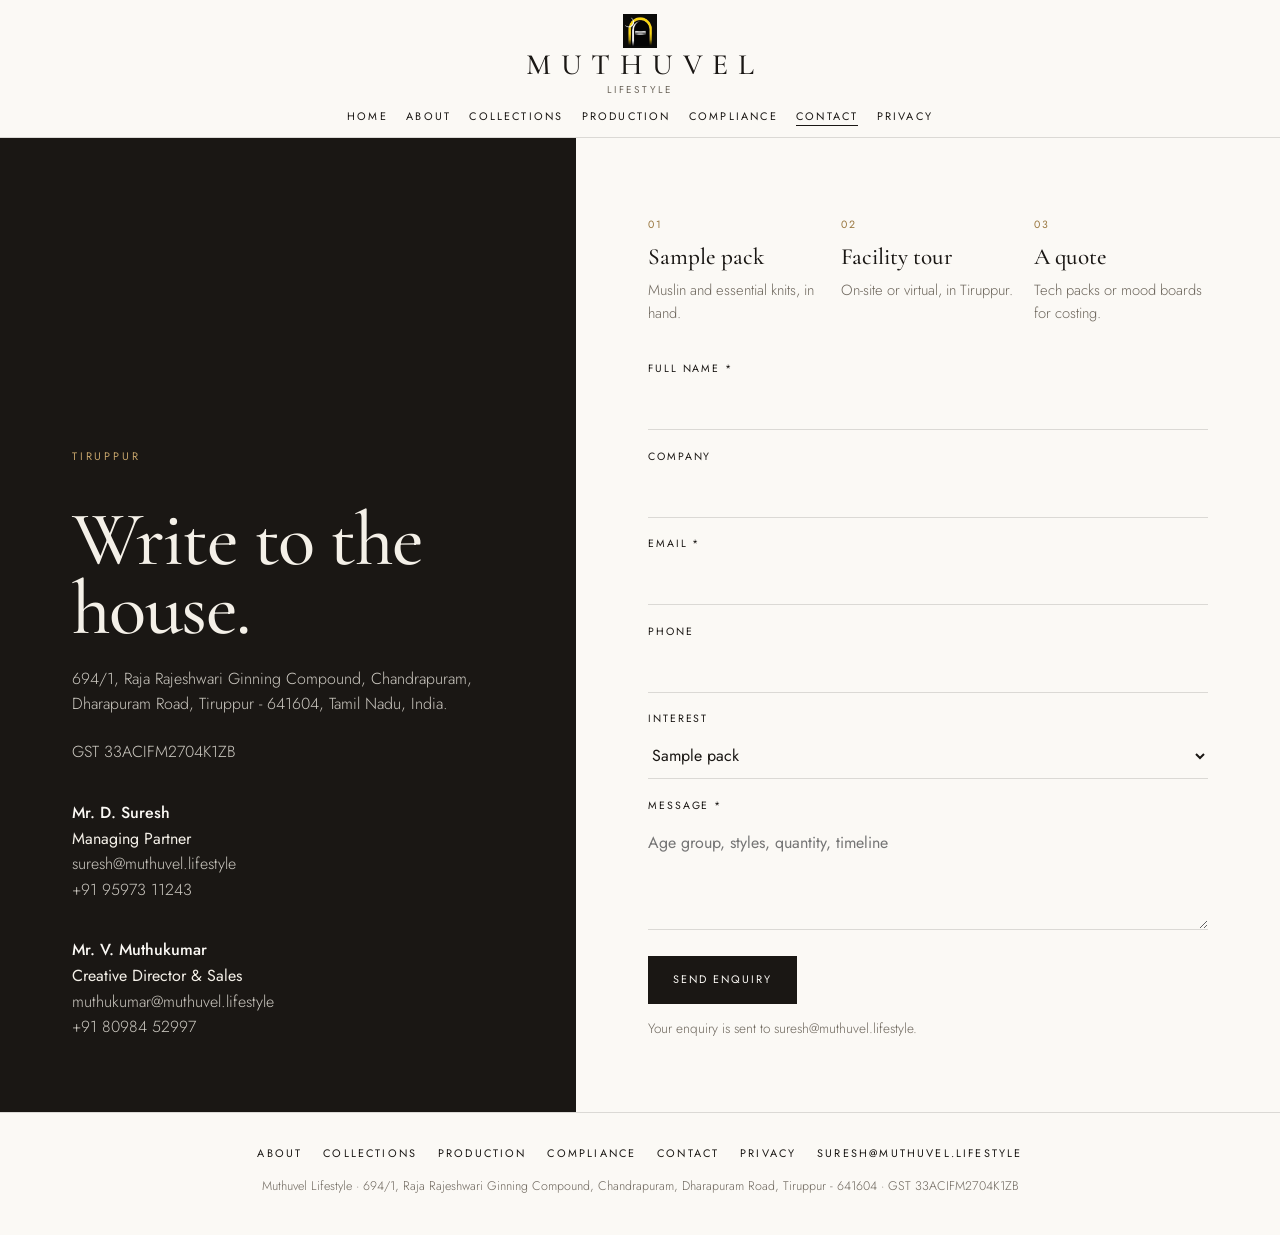
<file: contact.html>
<!DOCTYPE html>
<html lang="en">
<head>
  <meta charset="UTF-8">
  <meta name="viewport" content="width=device-width, initial-scale=1.0">
  <meta name="description" content="Contact Muthuvel Lifestyle in Tiruppur for sample packs, facility tours, and children’s apparel development.">
  <title>Contact | Muthuvel Lifestyle</title>
  <link rel="icon" href="assets/images/logo.jpeg">
  <link rel="preconnect" href="https://fonts.googleapis.com">
  <link rel="preconnect" href="https://fonts.gstatic.com" crossorigin>
  <link href="https://fonts.googleapis.com/css2?family=Cormorant+Garamond:ital,wght@0,500;0,600;1,500&family=Jost:wght@300;400;500&display=swap" rel="stylesheet">
  <link rel="stylesheet" href="css/style.css">
</head>
<body>
  <header class="site-header">
    <button class="menu-toggle" aria-label="Open menu" aria-expanded="false">
      <span></span><span></span><span></span>
    </button>
    <a href="index.html" class="wordmark">
      <img class="logo-mark" src="assets/images/logo.jpeg" alt="">
      <span class="wordmark-name">Muthuvel</span>
      <span class="wordmark-sub">Lifestyle</span>
    </a>
    <nav class="nav-desktop" aria-label="Main navigation">
      <a href="index.html">Home</a>
      <a href="about.html">About</a>
      <a href="products.html">Collections</a>
      <a href="production.html">Production</a>
      <a href="compliance.html">Compliance</a>
      <a href="contact.html" class="active">Contact</a>
      <a href="privacy-policy.html">Privacy</a>
    </nav>
    <nav class="nav-mobile" aria-label="Mobile navigation">
      <a href="index.html">Home</a>
      <a href="about.html">About</a>
      <a href="products.html">Collections</a>
      <a href="production.html">Production</a>
      <a href="compliance.html">Compliance</a>
      <a href="contact.html" class="active">Contact</a>
      <a href="privacy-policy.html">Privacy</a>
    </nav>
  </header>

  <main>
    <section class="contact-split">
      <div class="contact-panel">
        <span class="eyebrow" style="color:#c4a36a;">Tiruppur</span>
        <h1>Write to the house.</h1>
        <p>694/1, Raja Rajeshwari Ginning Compound, Chandrapuram, Dharapuram Road, Tiruppur - 641604, Tamil Nadu, India.</p>
        <p>GST 33ACIFM2704K1ZB</p>
        <div class="person">
          <strong>Mr. D. Suresh</strong>
          Managing Partner<br>
          <a href="mailto:suresh@muthuvel.lifestyle">suresh@muthuvel.lifestyle</a><br>
          <a href="tel:+919597311243">+91 95973 11243</a>
        </div>
        <div class="person">
          <strong>Mr. V. Muthukumar</strong>
          Creative Director &amp; Sales<br>
          <a href="mailto:muthukumar@muthuvel.lifestyle">muthukumar@muthuvel.lifestyle</a><br>
          <a href="tel:+918098452997">+91 80984 52997</a>
        </div>
      </div>

      <div class="contact-form-wrap">
        <div class="ways">
          <article>
            <span class="kicker">01</span>
            <h3>Sample pack</h3>
            <p>Muslin and essential knits, in hand.</p>
          </article>
          <article>
            <span class="kicker">02</span>
            <h3>Facility tour</h3>
            <p>On-site or virtual, in Tiruppur.</p>
          </article>
          <article>
            <span class="kicker">03</span>
            <h3>A quote</h3>
            <p>Tech packs or mood boards for costing.</p>
          </article>
        </div>

        <form id="contact-form" novalidate>
          <div class="form-status form-status--success" role="status" hidden>
            <p class="form-status-success">Thank you. Your enquiry is on its way.</p>
          </div>
          <div class="form-status form-status--error" role="alert" hidden>
            <p class="form-status-message">Please try again or email suresh@muthuvel.lifestyle.</p>
          </div>
          <div class="contact-form-fields">
            <input type="text" name="_gotcha" class="form-honeypot" tabindex="-1" autocomplete="off" aria-hidden="true">
            <div class="form-group">
              <label for="name">Full name *</label>
              <input type="text" id="name" name="name" required autocomplete="name">
            </div>
            <div class="form-group">
              <label for="company">Company</label>
              <input type="text" id="company" name="company" autocomplete="organization">
            </div>
            <div class="form-group">
              <label for="email">Email *</label>
              <input type="email" id="email" name="email" required autocomplete="email">
            </div>
            <div class="form-group">
              <label for="phone">Phone</label>
              <input type="tel" id="phone" name="phone" autocomplete="tel">
            </div>
            <div class="form-group">
              <label for="interest">Interest</label>
              <select id="interest" name="interest">
                <option value="Sample pack">Sample pack</option>
                <option value="Facility tour">Facility tour</option>
                <option value="Custom quote">Custom quote</option>
                <option value="Seasonal collection">Seasonal collection</option>
              </select>
            </div>
            <div class="form-group">
              <label for="message">Message *</label>
              <textarea id="message" name="message" required placeholder="Age group, styles, quantity, timeline"></textarea>
            </div>
            <button type="submit" class="btn contact-form-submit">
              <span class="btn-label">Send enquiry</span>
              <span class="btn-loading" hidden>Sending…</span>
            </button>
            <p class="form-note">Your enquiry is sent to suresh@muthuvel.lifestyle.</p>
          </div>
        </form>
      </div>
    </section>
  </main>

  <footer class="site-footer">
    <nav class="footer-nav" aria-label="Footer">
      <a href="about.html">About</a>
      <a href="products.html">Collections</a>
      <a href="production.html">Production</a>
      <a href="compliance.html">Compliance</a>
      <a href="contact.html">Contact</a>
      <a href="privacy-policy.html">Privacy</a>
      <a href="mailto:suresh@muthuvel.lifestyle">suresh@muthuvel.lifestyle</a>
    </nav>
    <p>Muthuvel Lifestyle · 694/1, Raja Rajeshwari Ginning Compound, Chandrapuram, Dharapuram Road, Tiruppur - 641604 · GST 33ACIFM2704K1ZB</p>
  </footer>
  <script src="js/config.js"></script>
  <script src="js/main.js"></script>
  <script src="js/contact-form.js"></script>
</body>
</html>
</file>
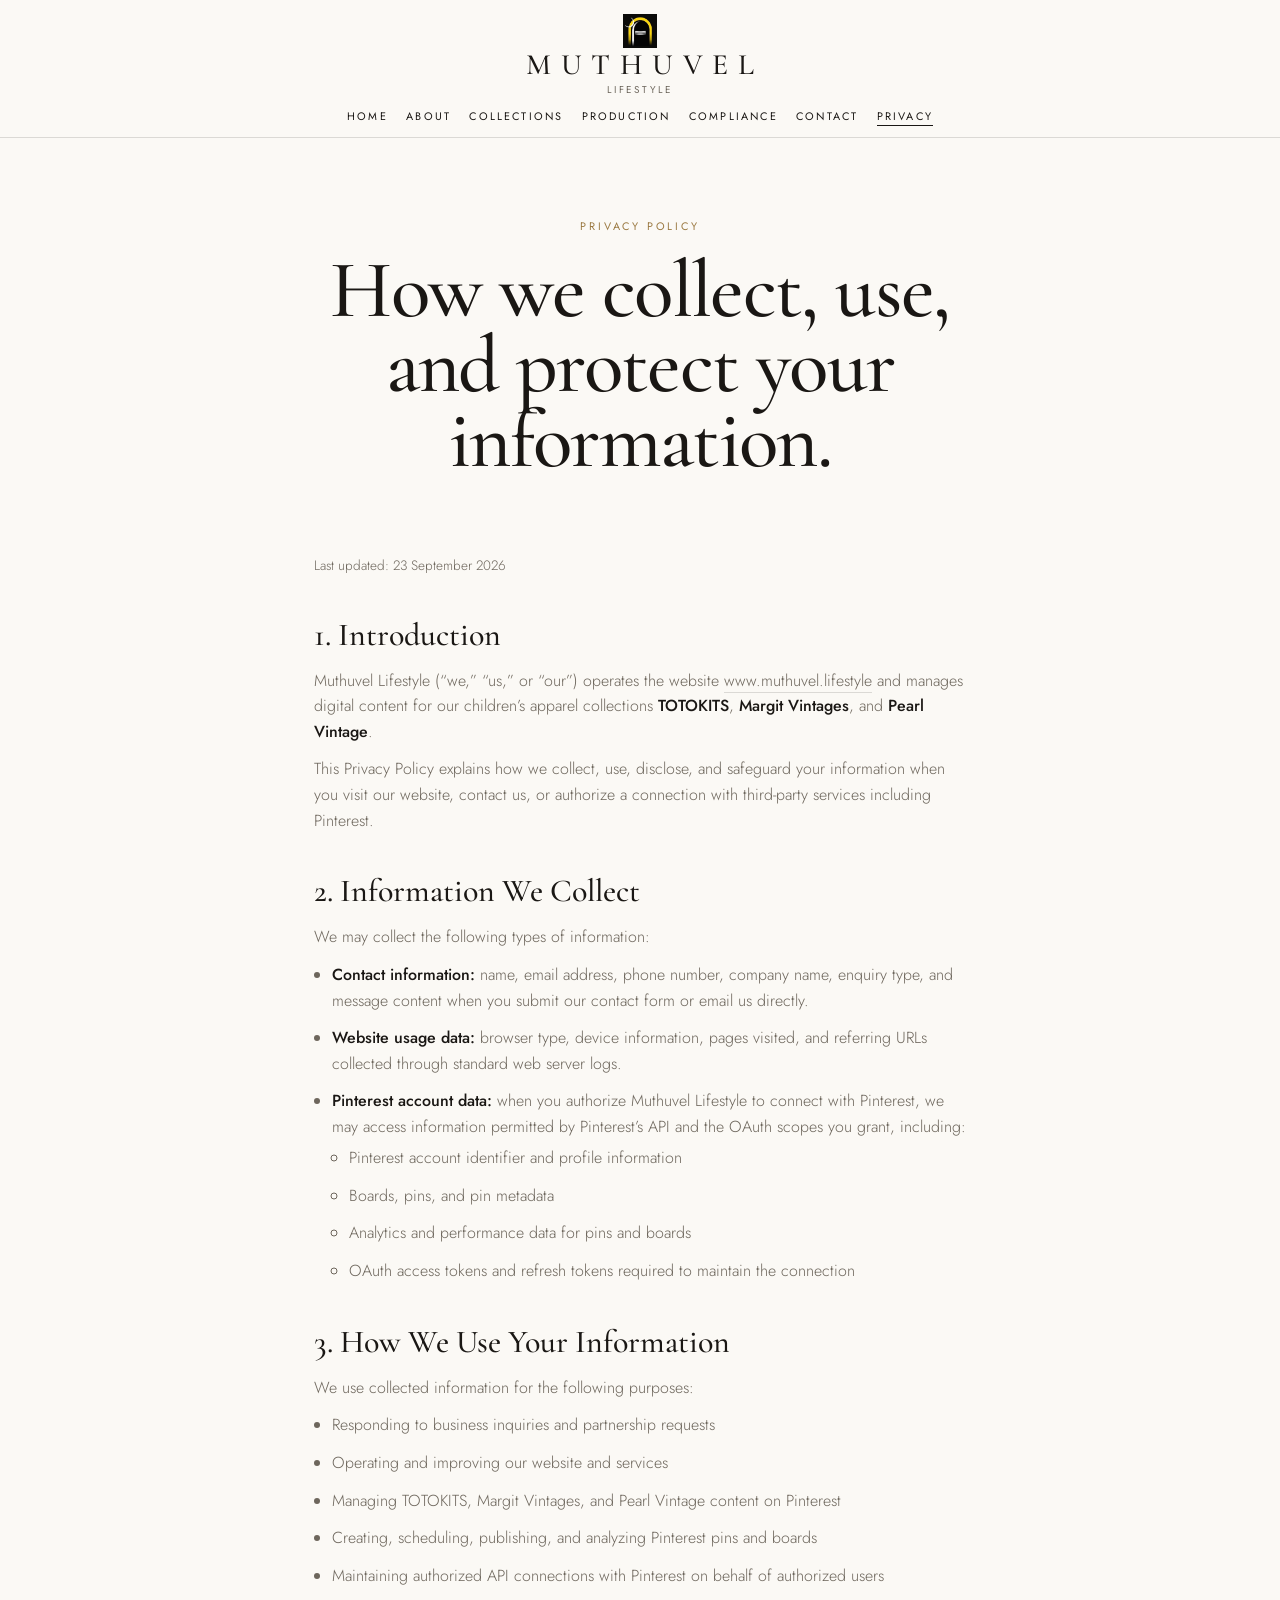
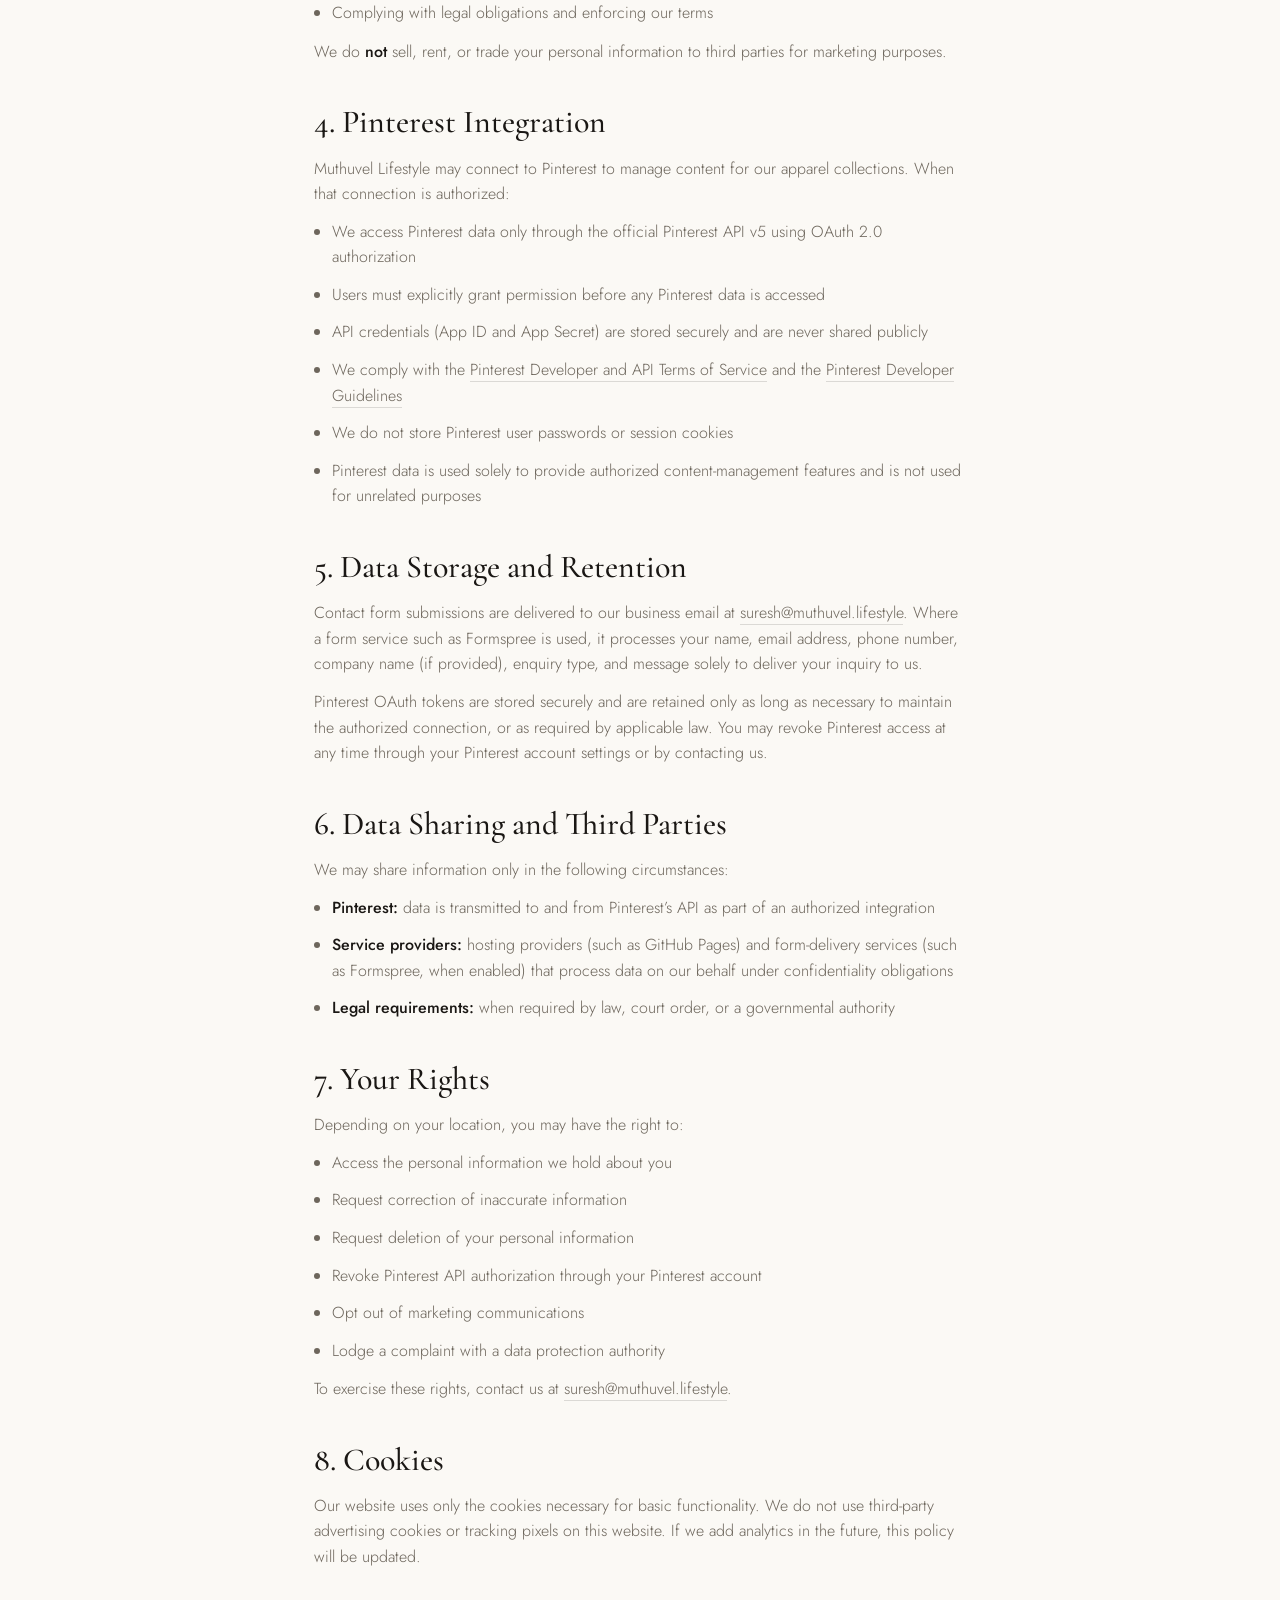
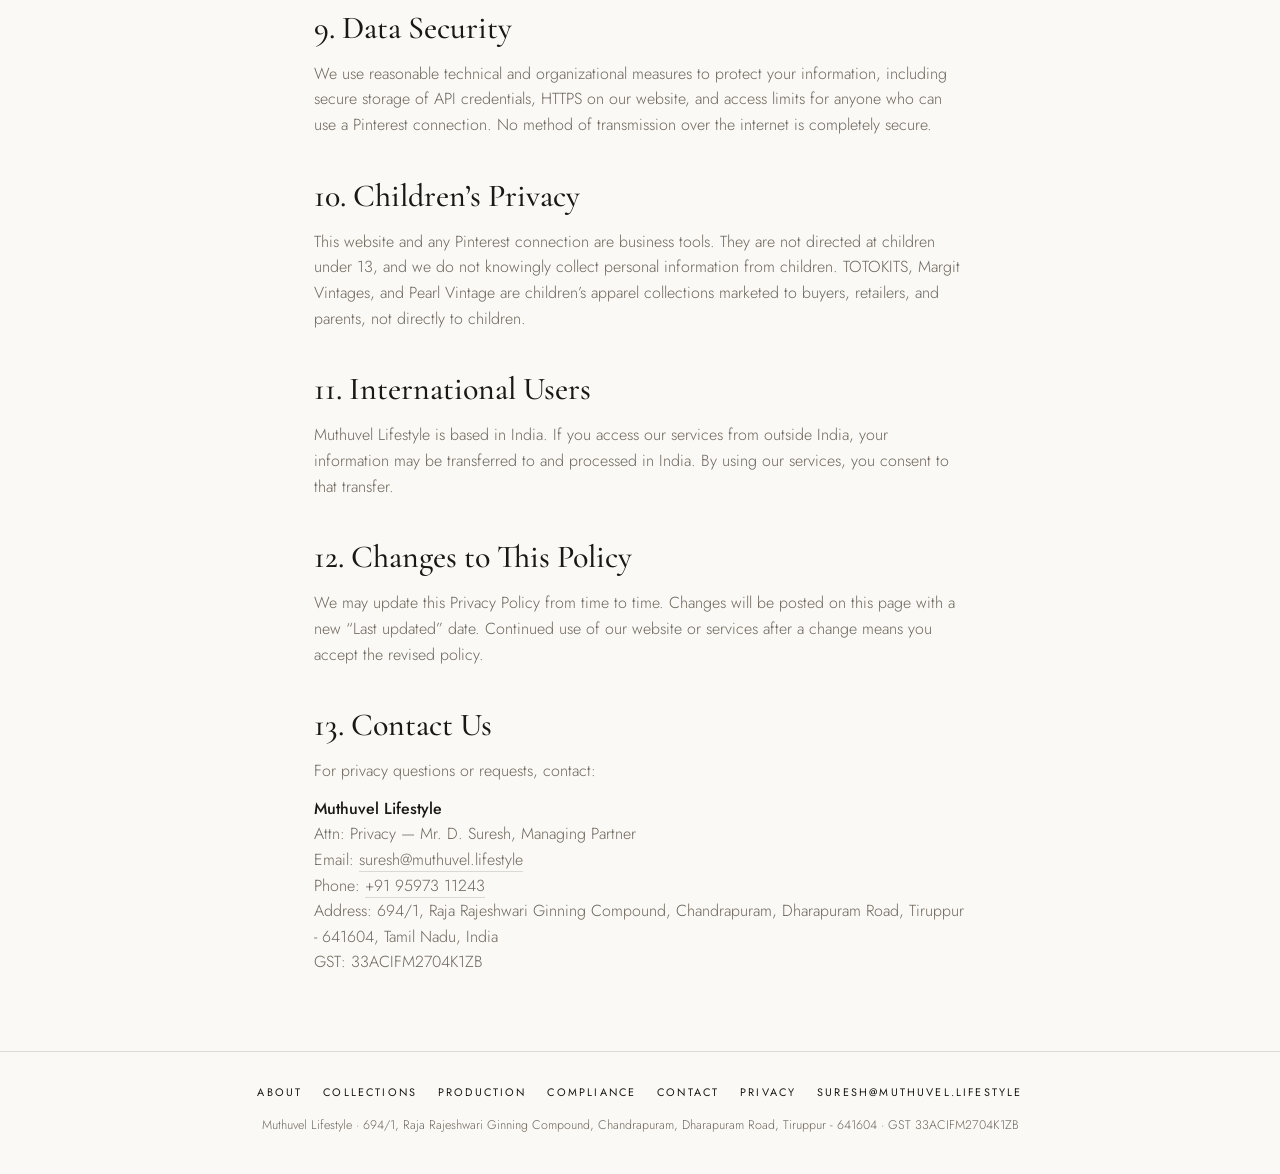
<file: privacy-policy.html>
<!DOCTYPE html>
<html lang="en">
<head>
  <meta charset="UTF-8">
  <meta name="viewport" content="width=device-width, initial-scale=1.0">
  <meta name="description" content="Privacy Policy for Muthuvel Lifestyle — how we collect, use, and protect information, including Pinterest API integration for TOTOKITS, Margit Vintages, and Pearl Vintage.">
  <title>Privacy Policy | Muthuvel Lifestyle</title>
  <link rel="icon" href="assets/images/logo.jpeg">
  <link rel="preconnect" href="https://fonts.googleapis.com">
  <link rel="preconnect" href="https://fonts.gstatic.com" crossorigin>
  <link href="https://fonts.googleapis.com/css2?family=Cormorant+Garamond:ital,wght@0,500;0,600;1,500&family=Jost:wght@300;400;500&display=swap" rel="stylesheet">
  <link rel="stylesheet" href="css/style.css">
</head>
<body>
  <header class="site-header">
    <button class="menu-toggle" aria-label="Open menu" aria-expanded="false">
      <span></span><span></span><span></span>
    </button>
    <a href="index.html" class="wordmark">
      <img class="logo-mark" src="assets/images/logo.jpeg" alt="">
      <span class="wordmark-name">Muthuvel</span>
      <span class="wordmark-sub">Lifestyle</span>
    </a>
    <nav class="nav-desktop" aria-label="Main navigation">
      <a href="index.html">Home</a>
      <a href="about.html">About</a>
      <a href="products.html">Collections</a>
      <a href="production.html">Production</a>
      <a href="compliance.html">Compliance</a>
      <a href="contact.html">Contact</a>
      <a href="privacy-policy.html" class="active">Privacy</a>
    </nav>
    <nav class="nav-mobile" aria-label="Mobile navigation">
      <a href="index.html">Home</a>
      <a href="about.html">About</a>
      <a href="products.html">Collections</a>
      <a href="production.html">Production</a>
      <a href="compliance.html">Compliance</a>
      <a href="contact.html">Contact</a>
      <a href="privacy-policy.html" class="active">Privacy</a>
    </nav>
  </header>

  <main>
    <section class="page-title">
      <span class="eyebrow">Privacy Policy</span>
      <h1>How we collect, use, and protect your information.</h1>
    </section>
    <article class="policy">
      <p class="policy-updated">Last updated: 23 September 2026</p>

      <h2>1. Introduction</h2>
      <p>Muthuvel Lifestyle (“we,” “us,” or “our”) operates the website <a href="https://www.muthuvel.lifestyle">www.muthuvel.lifestyle</a> and manages digital content for our children’s apparel collections <strong>TOTOKITS</strong>, <strong>Margit Vintages</strong>, and <strong>Pearl Vintage</strong>.</p>
      <p>This Privacy Policy explains how we collect, use, disclose, and safeguard your information when you visit our website, contact us, or authorize a connection with third-party services including Pinterest.</p>

      <h2>2. Information We Collect</h2>
      <p>We may collect the following types of information:</p>
      <ul>
        <li><strong>Contact information:</strong> name, email address, phone number, company name, enquiry type, and message content when you submit our contact form or email us directly.</li>
        <li><strong>Website usage data:</strong> browser type, device information, pages visited, and referring URLs collected through standard web server logs.</li>
        <li><strong>Pinterest account data:</strong> when you authorize Muthuvel Lifestyle to connect with Pinterest, we may access information permitted by Pinterest’s API and the OAuth scopes you grant, including:
          <ul>
            <li>Pinterest account identifier and profile information</li>
            <li>Boards, pins, and pin metadata</li>
            <li>Analytics and performance data for pins and boards</li>
            <li>OAuth access tokens and refresh tokens required to maintain the connection</li>
          </ul>
        </li>
      </ul>

      <h2>3. How We Use Your Information</h2>
      <p>We use collected information for the following purposes:</p>
      <ul>
        <li>Responding to business inquiries and partnership requests</li>
        <li>Operating and improving our website and services</li>
        <li>Managing TOTOKITS, Margit Vintages, and Pearl Vintage content on Pinterest</li>
        <li>Creating, scheduling, publishing, and analyzing Pinterest pins and boards</li>
        <li>Maintaining authorized API connections with Pinterest on behalf of authorized users</li>
        <li>Complying with legal obligations and enforcing our terms</li>
      </ul>
      <p>We do <strong>not</strong> sell, rent, or trade your personal information to third parties for marketing purposes.</p>

      <h2>4. Pinterest Integration</h2>
      <p>Muthuvel Lifestyle may connect to Pinterest to manage content for our apparel collections. When that connection is authorized:</p>
      <ul>
        <li>We access Pinterest data only through the official Pinterest API v5 using OAuth 2.0 authorization</li>
        <li>Users must explicitly grant permission before any Pinterest data is accessed</li>
        <li>API credentials (App ID and App Secret) are stored securely and are never shared publicly</li>
        <li>We comply with the <a href="https://developers.pinterest.com/terms/" target="_blank" rel="noopener noreferrer">Pinterest Developer and API Terms of Service</a> and the <a href="https://policy.pinterest.com/en/developer-guidelines" target="_blank" rel="noopener noreferrer">Pinterest Developer Guidelines</a></li>
        <li>We do not store Pinterest user passwords or session cookies</li>
        <li>Pinterest data is used solely to provide authorized content-management features and is not used for unrelated purposes</li>
      </ul>

      <h2>5. Data Storage and Retention</h2>
      <p>Contact form submissions are delivered to our business email at <a href="mailto:suresh@muthuvel.lifestyle">suresh@muthuvel.lifestyle</a>. Where a form service such as Formspree is used, it processes your name, email address, phone number, company name (if provided), enquiry type, and message solely to deliver your inquiry to us.</p>
      <p>Pinterest OAuth tokens are stored securely and are retained only as long as necessary to maintain the authorized connection, or as required by applicable law. You may revoke Pinterest access at any time through your Pinterest account settings or by contacting us.</p>

      <h2>6. Data Sharing and Third Parties</h2>
      <p>We may share information only in the following circumstances:</p>
      <ul>
        <li><strong>Pinterest:</strong> data is transmitted to and from Pinterest’s API as part of an authorized integration</li>
        <li><strong>Service providers:</strong> hosting providers (such as GitHub Pages) and form-delivery services (such as Formspree, when enabled) that process data on our behalf under confidentiality obligations</li>
        <li><strong>Legal requirements:</strong> when required by law, court order, or a governmental authority</li>
      </ul>

      <h2>7. Your Rights</h2>
      <p>Depending on your location, you may have the right to:</p>
      <ul>
        <li>Access the personal information we hold about you</li>
        <li>Request correction of inaccurate information</li>
        <li>Request deletion of your personal information</li>
        <li>Revoke Pinterest API authorization through your Pinterest account</li>
        <li>Opt out of marketing communications</li>
        <li>Lodge a complaint with a data protection authority</li>
      </ul>
      <p>To exercise these rights, contact us at <a href="mailto:suresh@muthuvel.lifestyle">suresh@muthuvel.lifestyle</a>.</p>

      <h2>8. Cookies</h2>
      <p>Our website uses only the cookies necessary for basic functionality. We do not use third-party advertising cookies or tracking pixels on this website. If we add analytics in the future, this policy will be updated.</p>

      <h2>9. Data Security</h2>
      <p>We use reasonable technical and organizational measures to protect your information, including secure storage of API credentials, HTTPS on our website, and access limits for anyone who can use a Pinterest connection. No method of transmission over the internet is completely secure.</p>

      <h2>10. Children’s Privacy</h2>
      <p>This website and any Pinterest connection are business tools. They are not directed at children under 13, and we do not knowingly collect personal information from children. TOTOKITS, Margit Vintages, and Pearl Vintage are children’s apparel collections marketed to buyers, retailers, and parents, not directly to children.</p>

      <h2>11. International Users</h2>
      <p>Muthuvel Lifestyle is based in India. If you access our services from outside India, your information may be transferred to and processed in India. By using our services, you consent to that transfer.</p>

      <h2>12. Changes to This Policy</h2>
      <p>We may update this Privacy Policy from time to time. Changes will be posted on this page with a new “Last updated” date. Continued use of our website or services after a change means you accept the revised policy.</p>

      <h2>13. Contact Us</h2>
      <p>For privacy questions or requests, contact:</p>
      <p>
        <strong>Muthuvel Lifestyle</strong><br>
        Attn: Privacy — Mr. D. Suresh, Managing Partner<br>
        Email: <a href="mailto:suresh@muthuvel.lifestyle">suresh@muthuvel.lifestyle</a><br>
        Phone: <a href="tel:+919597311243">+91 95973 11243</a><br>
        Address: 694/1, Raja Rajeshwari Ginning Compound, Chandrapuram, Dharapuram Road, Tiruppur - 641604, Tamil Nadu, India<br>
        GST: 33ACIFM2704K1ZB
      </p>
    </article>
  </main>

  <footer class="site-footer">
    <nav class="footer-nav" aria-label="Footer">
      <a href="about.html">About</a>
      <a href="products.html">Collections</a>
      <a href="production.html">Production</a>
      <a href="compliance.html">Compliance</a>
      <a href="contact.html">Contact</a>
      <a href="privacy-policy.html">Privacy</a>
      <a href="mailto:suresh@muthuvel.lifestyle">suresh@muthuvel.lifestyle</a>
    </nav>
    <p>Muthuvel Lifestyle · 694/1, Raja Rajeshwari Ginning Compound, Chandrapuram, Dharapuram Road, Tiruppur - 641604 · GST 33ACIFM2704K1ZB</p>
  </footer>
  <script src="js/main.js"></script>
</body>
</html>
</file>
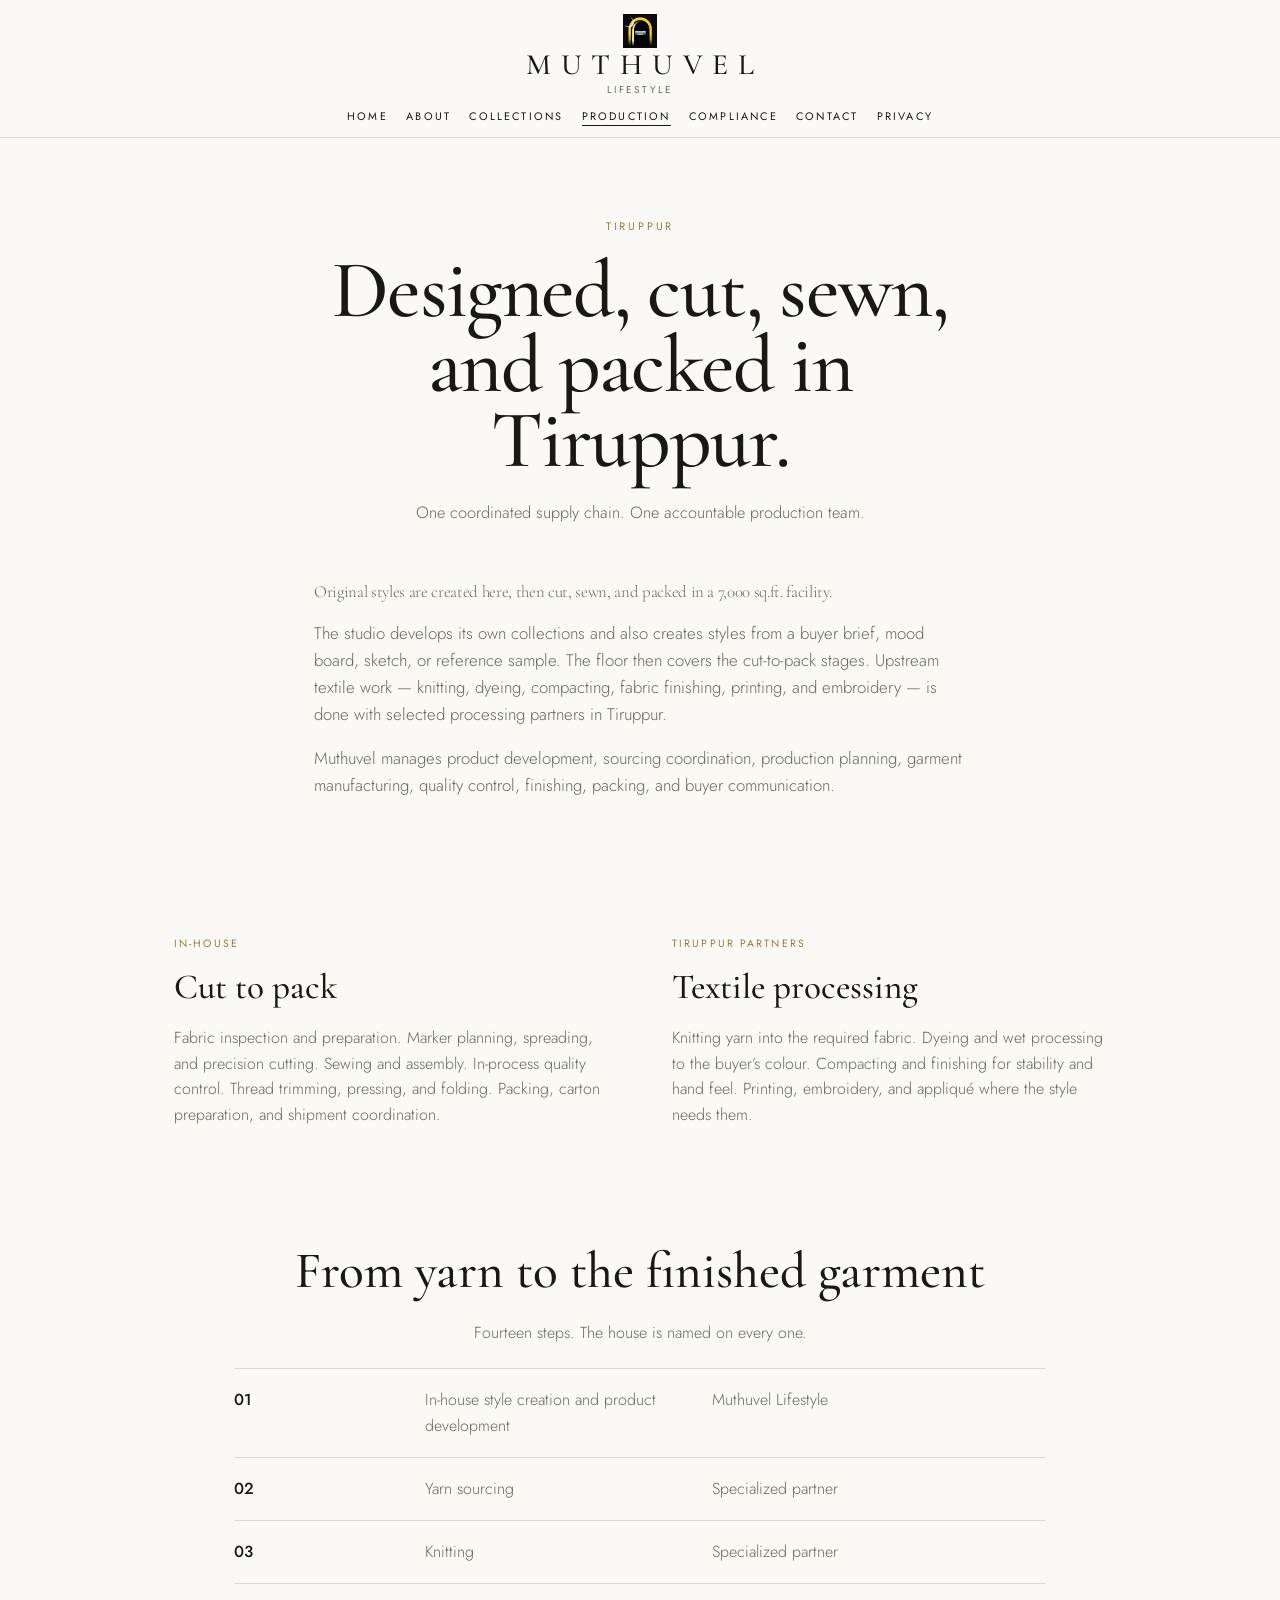
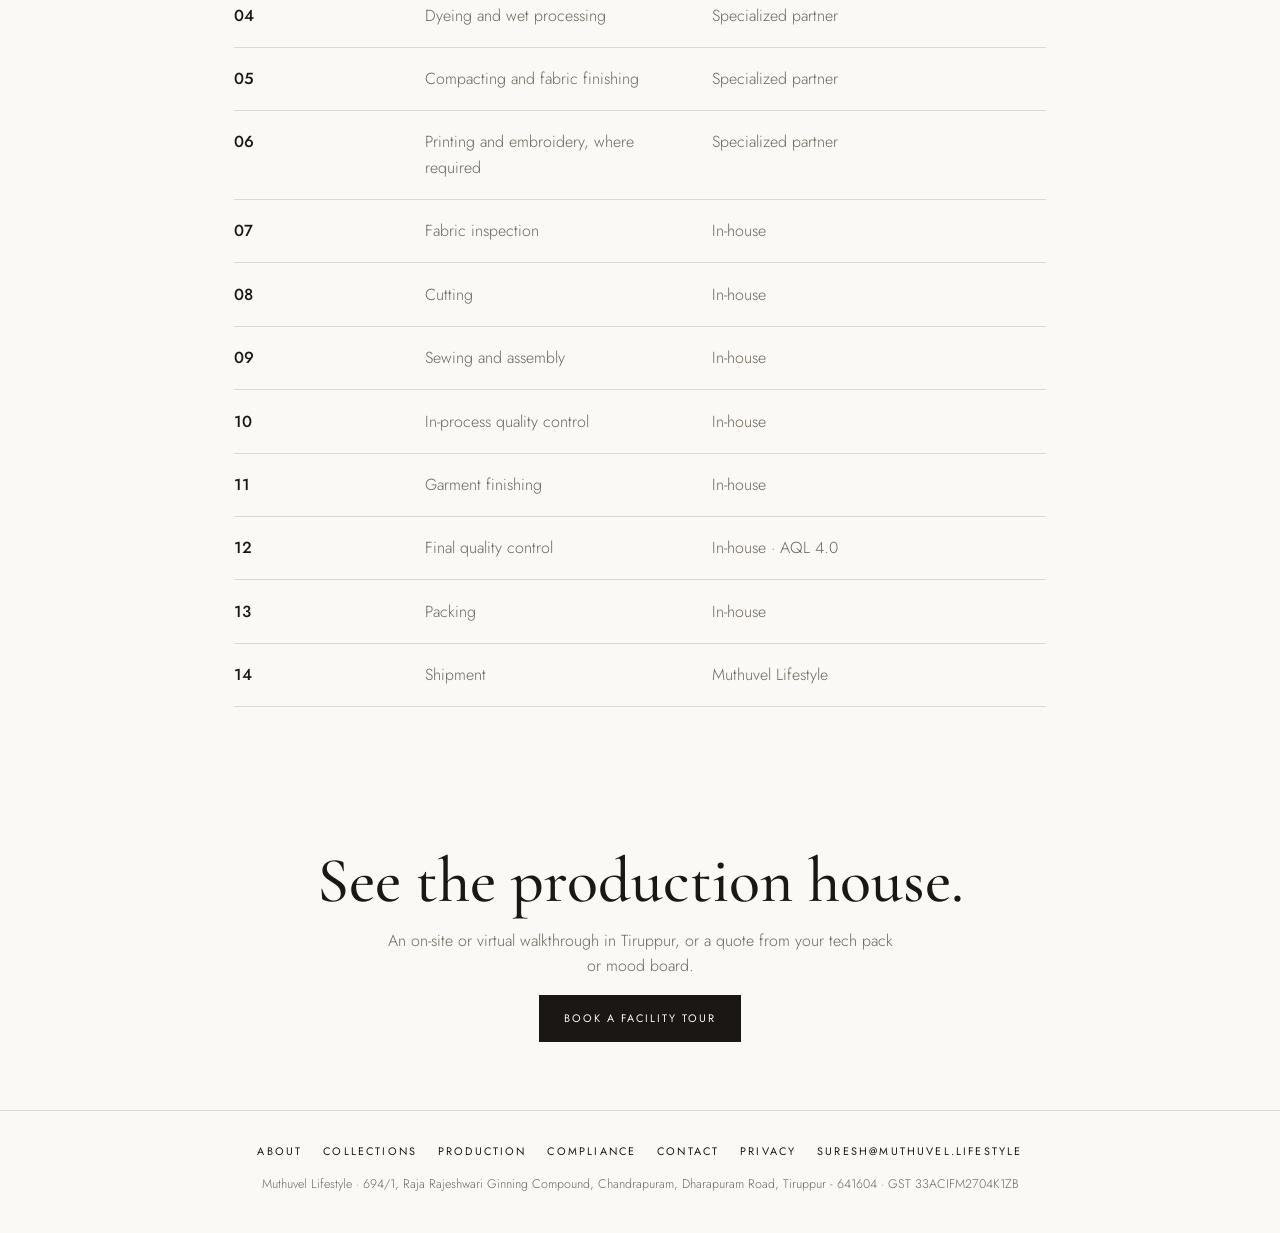
<file: production.html>
<!DOCTYPE html>
<html lang="en">
<head>
  <meta charset="UTF-8">
  <meta name="viewport" content="width=device-width, initial-scale=1.0">
  <meta name="description" content="Muthuvel Lifestyle production — a 7,000 sq.ft. cut-to-pack facility in Tiruppur, with specialized knitting, dyeing, printing, and embroidery partners.">
  <title>Production | Muthuvel Lifestyle</title>
  <link rel="icon" href="assets/images/logo.jpeg">
  <link rel="preconnect" href="https://fonts.googleapis.com">
  <link rel="preconnect" href="https://fonts.gstatic.com" crossorigin>
  <link href="https://fonts.googleapis.com/css2?family=Cormorant+Garamond:ital,wght@0,500;0,600;1,500&family=Jost:wght@300;400;500&display=swap" rel="stylesheet">
  <link rel="stylesheet" href="css/style.css">
</head>
<body>
  <header class="site-header">
    <button class="menu-toggle" aria-label="Open menu" aria-expanded="false">
      <span></span><span></span><span></span>
    </button>
    <a href="index.html" class="wordmark">
      <img class="logo-mark" src="assets/images/logo.jpeg" alt="">
      <span class="wordmark-name">Muthuvel</span>
      <span class="wordmark-sub">Lifestyle</span>
    </a>
    <nav class="nav-desktop" aria-label="Main navigation">
      <a href="index.html">Home</a>
      <a href="about.html">About</a>
      <a href="products.html">Collections</a>
      <a href="production.html" class="active">Production</a>
      <a href="compliance.html">Compliance</a>
      <a href="contact.html">Contact</a>
      <a href="privacy-policy.html">Privacy</a>
    </nav>
    <nav class="nav-mobile" aria-label="Mobile navigation">
      <a href="index.html">Home</a>
      <a href="about.html">About</a>
      <a href="products.html">Collections</a>
      <a href="production.html" class="active">Production</a>
      <a href="compliance.html">Compliance</a>
      <a href="contact.html">Contact</a>
      <a href="privacy-policy.html">Privacy</a>
    </nav>
  </header>

  <main>
    <section class="page-title">
      <span class="eyebrow">Tiruppur</span>
      <h1>Designed, cut, sewn, and packed in Tiruppur.</h1>
      <p>One coordinated supply chain. One accountable production team.</p>
    </section>

    <article class="essay">
      <p class="essay-lead">Original styles are created here, then cut, sewn, and packed in a 7,000 sq.ft. facility.</p>
      <p>The studio develops its own collections and also creates styles from a buyer brief, mood board, sketch, or reference sample. The floor then covers the cut-to-pack stages. Upstream textile work — knitting, dyeing, compacting, fabric finishing, printing, and embroidery — is done with selected processing partners in Tiruppur.</p>
      <p>Muthuvel manages product development, sourcing coordination, production planning, garment manufacturing, quality control, finishing, packing, and buyer communication.</p>
    </article>

    <section class="fabric">
      <article>
        <span class="kicker">In-house</span>
        <h3>Cut to pack</h3>
        <p>Fabric inspection and preparation. Marker planning, spreading, and precision cutting. Sewing and assembly. In-process quality control. Thread trimming, pressing, and folding. Packing, carton preparation, and shipment coordination.</p>
      </article>
      <article>
        <span class="kicker">Tiruppur partners</span>
        <h3>Textile processing</h3>
        <p>Knitting yarn into the required fabric. Dyeing and wet processing to the buyer’s colour. Compacting and finishing for stability and hand feel. Printing, embroidery, and appliqué where the style needs them.</p>
      </article>
    </section>

    <section>
      <div class="section-label">
        <h2>From yarn to the finished garment</h2>
        <p>Fourteen steps. The house is named on every one.</p>
      </div>
      <div class="lines">
        <div><strong>01</strong><span>In-house style creation and product development</span><span>Muthuvel Lifestyle</span></div>
        <div><strong>02</strong><span>Yarn sourcing</span><span>Specialized partner</span></div>
        <div><strong>03</strong><span>Knitting</span><span>Specialized partner</span></div>
        <div><strong>04</strong><span>Dyeing and wet processing</span><span>Specialized partner</span></div>
        <div><strong>05</strong><span>Compacting and fabric finishing</span><span>Specialized partner</span></div>
        <div><strong>06</strong><span>Printing and embroidery, where required</span><span>Specialized partner</span></div>
        <div><strong>07</strong><span>Fabric inspection</span><span>In-house</span></div>
        <div><strong>08</strong><span>Cutting</span><span>In-house</span></div>
        <div><strong>09</strong><span>Sewing and assembly</span><span>In-house</span></div>
        <div><strong>10</strong><span>In-process quality control</span><span>In-house</span></div>
        <div><strong>11</strong><span>Garment finishing</span><span>In-house</span></div>
        <div><strong>12</strong><span>Final quality control</span><span>In-house · AQL 4.0</span></div>
        <div><strong>13</strong><span>Packing</span><span>In-house</span></div>
        <div><strong>14</strong><span>Shipment</span><span>Muthuvel Lifestyle</span></div>
      </div>
    </section>

    <section class="close">
      <h2>See the production house.</h2>
      <p>An on-site or virtual walkthrough in Tiruppur, or a quote from your tech pack or mood board.</p>
      <a class="btn" href="contact.html">Book a facility tour</a>
    </section>
  </main>

  <footer class="site-footer">
    <nav class="footer-nav" aria-label="Footer">
      <a href="about.html">About</a>
      <a href="products.html">Collections</a>
      <a href="production.html">Production</a>
      <a href="compliance.html">Compliance</a>
      <a href="contact.html">Contact</a>
      <a href="privacy-policy.html">Privacy</a>
      <a href="mailto:suresh@muthuvel.lifestyle">suresh@muthuvel.lifestyle</a>
    </nav>
    <p>Muthuvel Lifestyle · 694/1, Raja Rajeshwari Ginning Compound, Chandrapuram, Dharapuram Road, Tiruppur - 641604 · GST 33ACIFM2704K1ZB</p>
  </footer>
  <script src="js/main.js"></script>
</body>
</html>
</file>
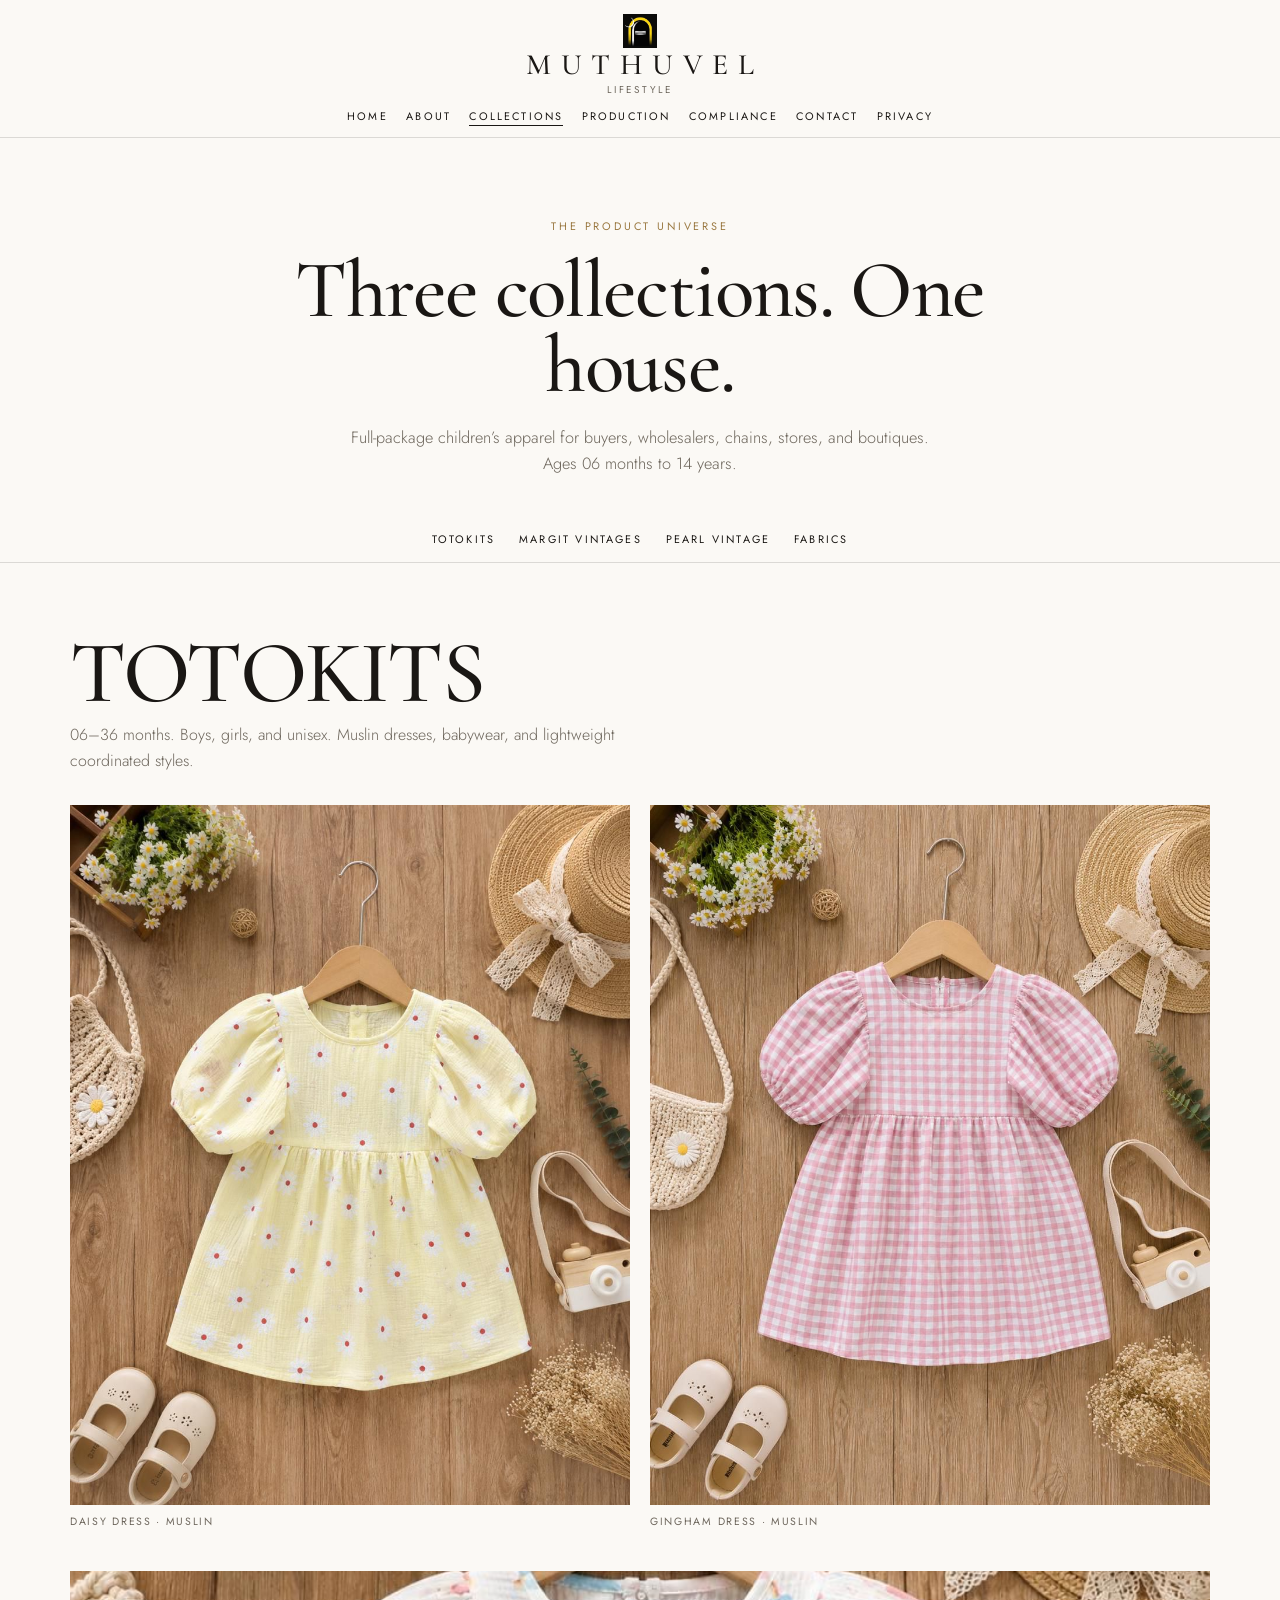
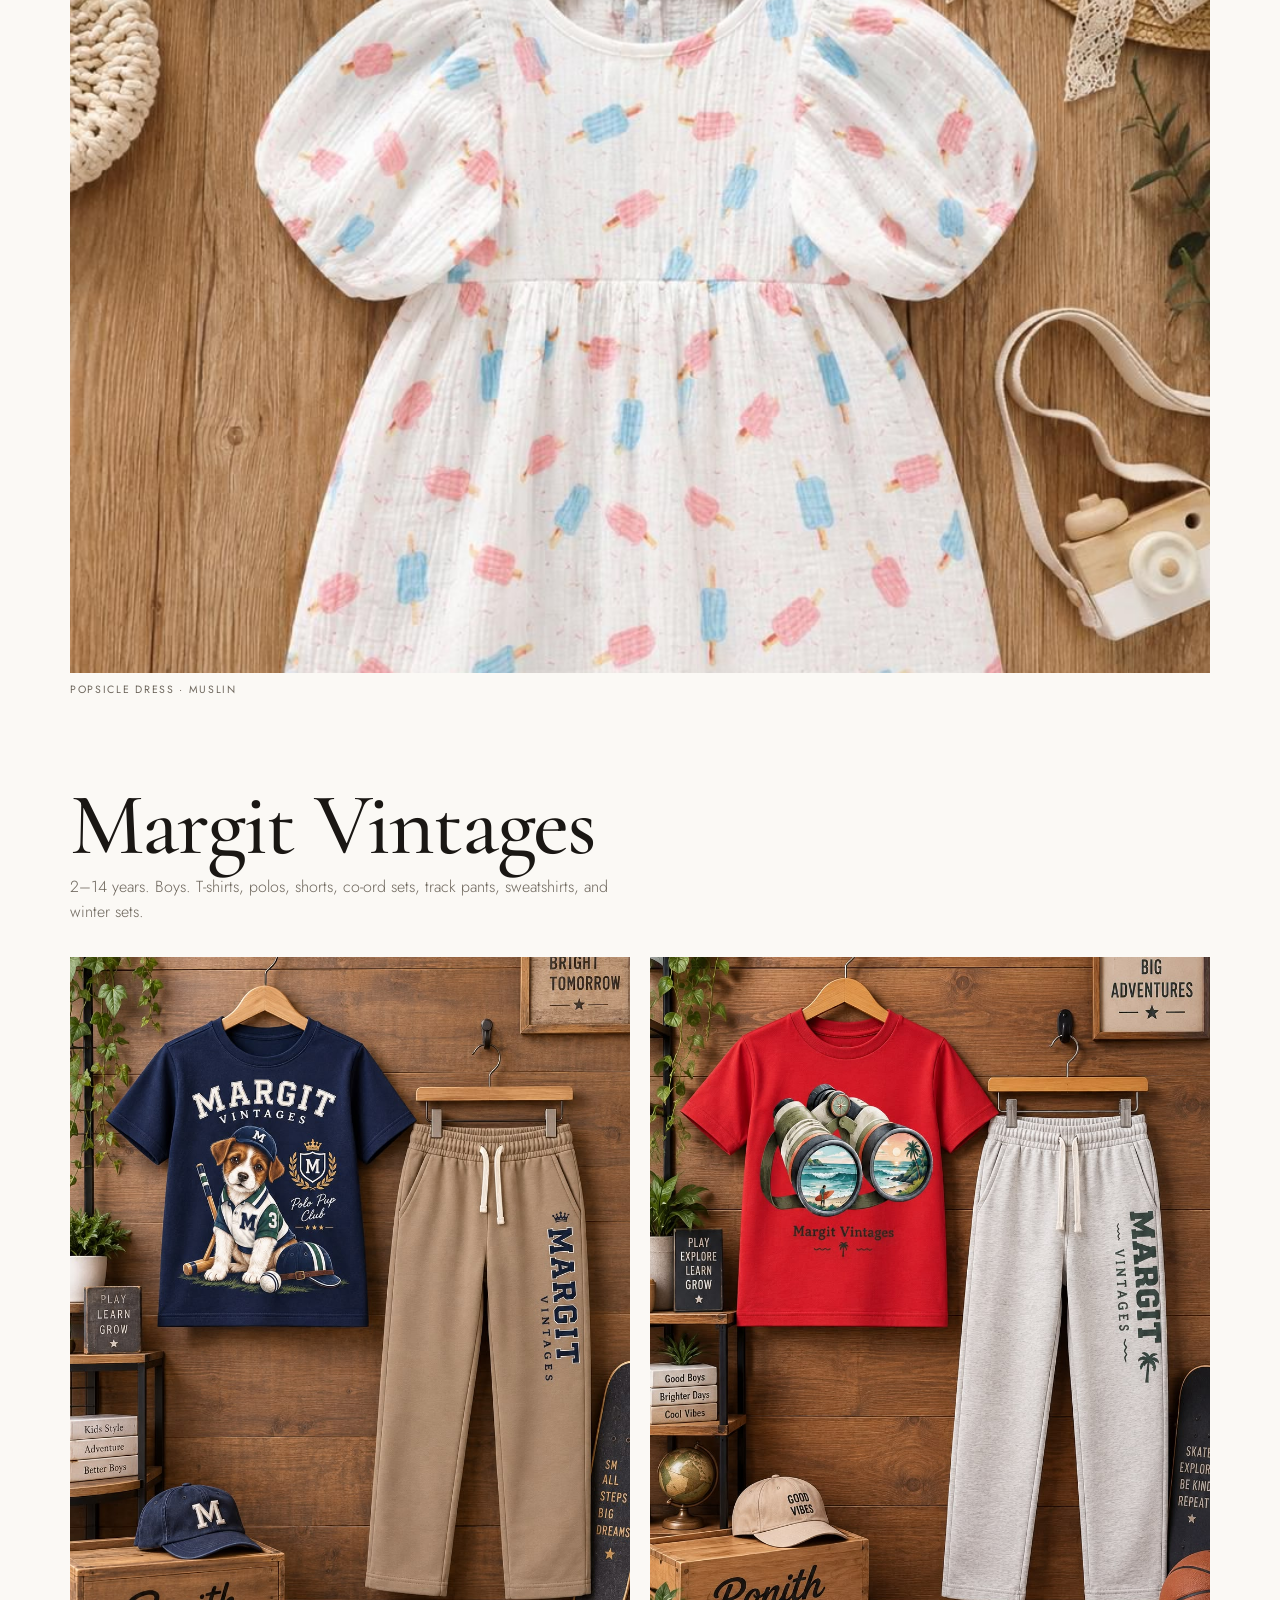
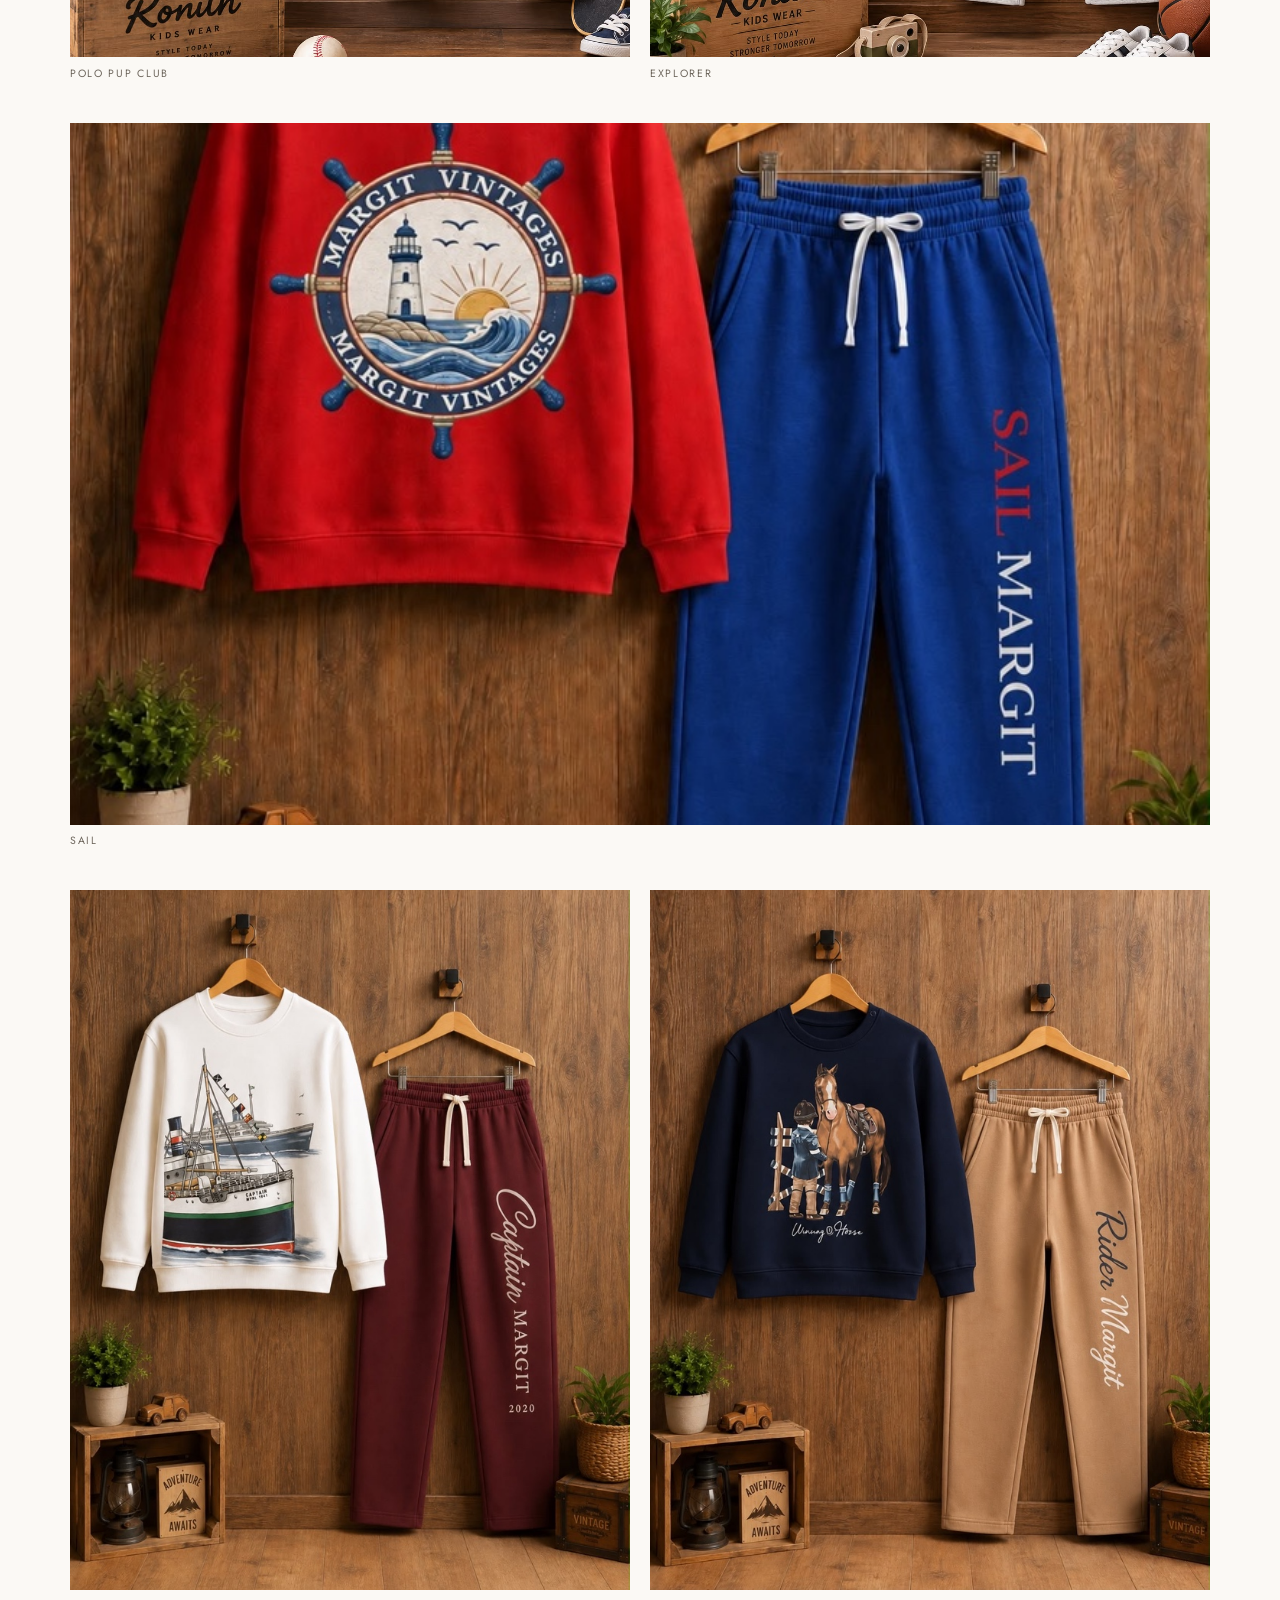
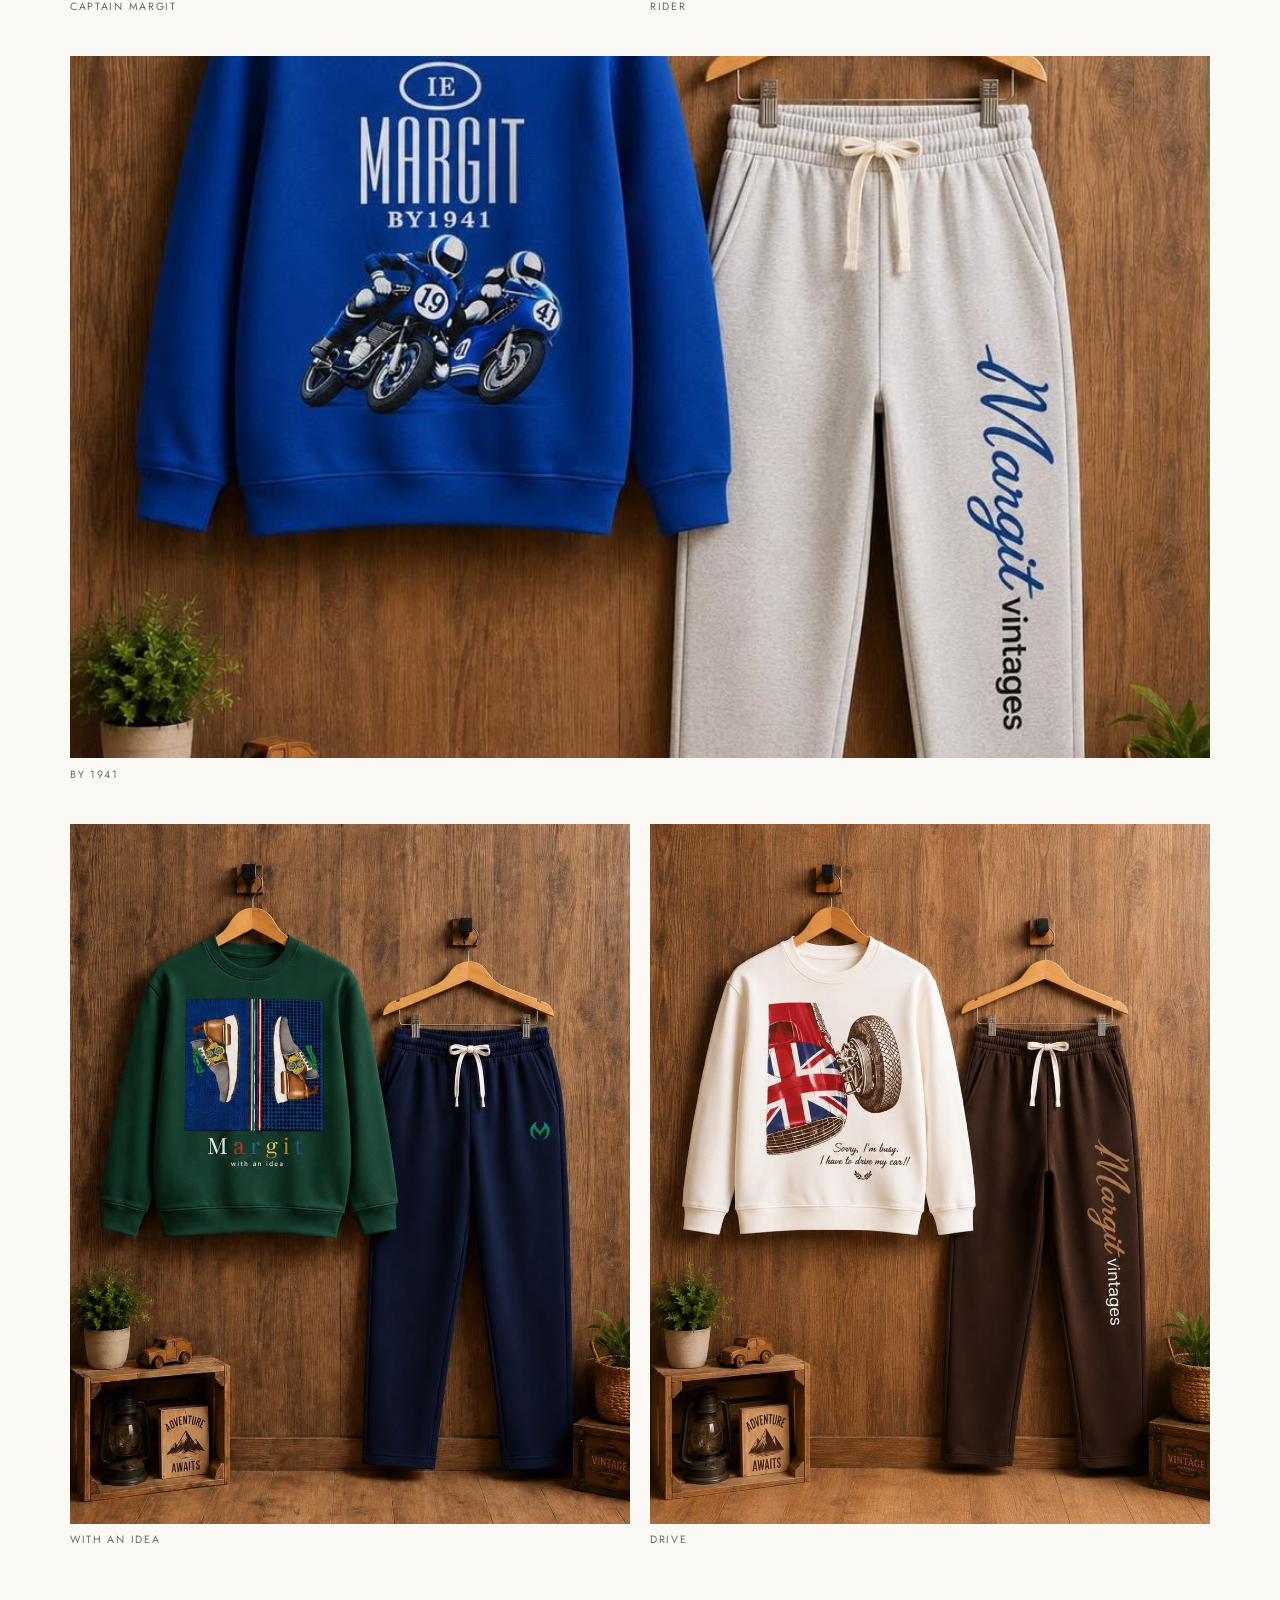
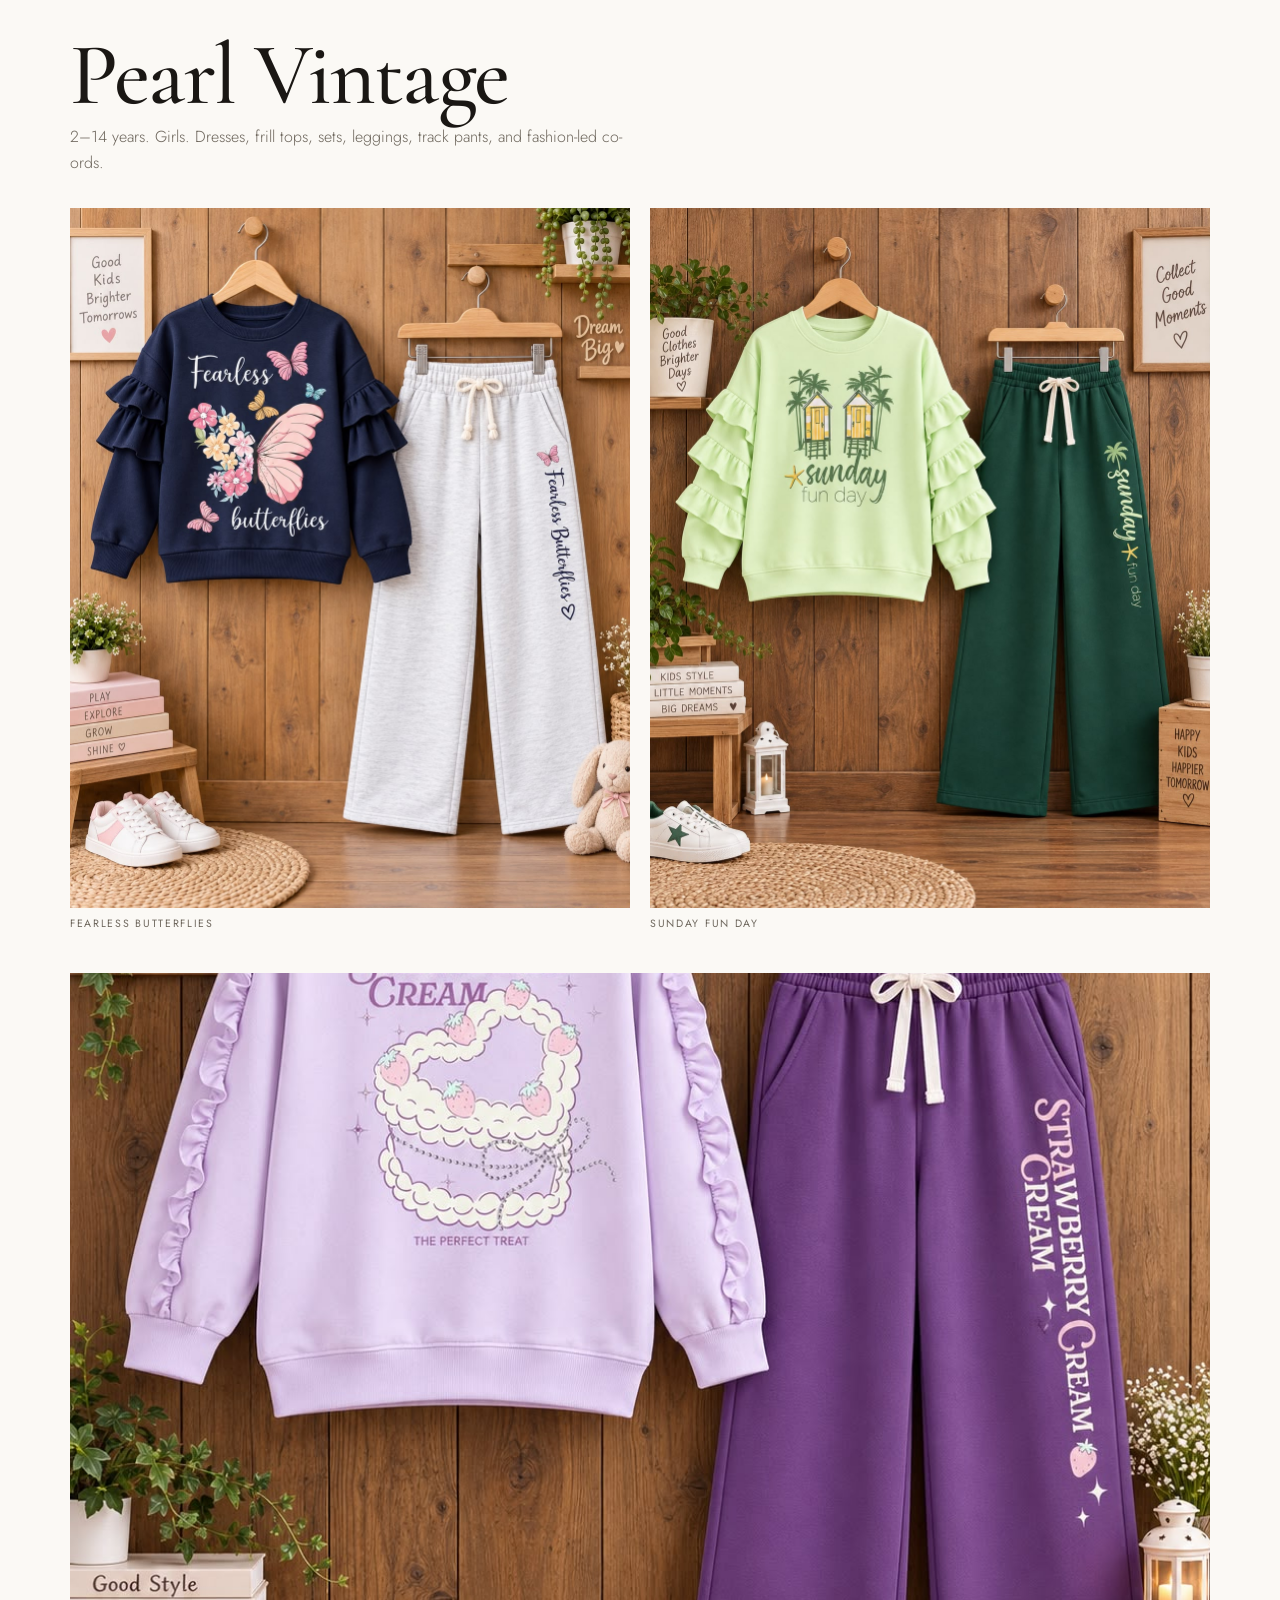
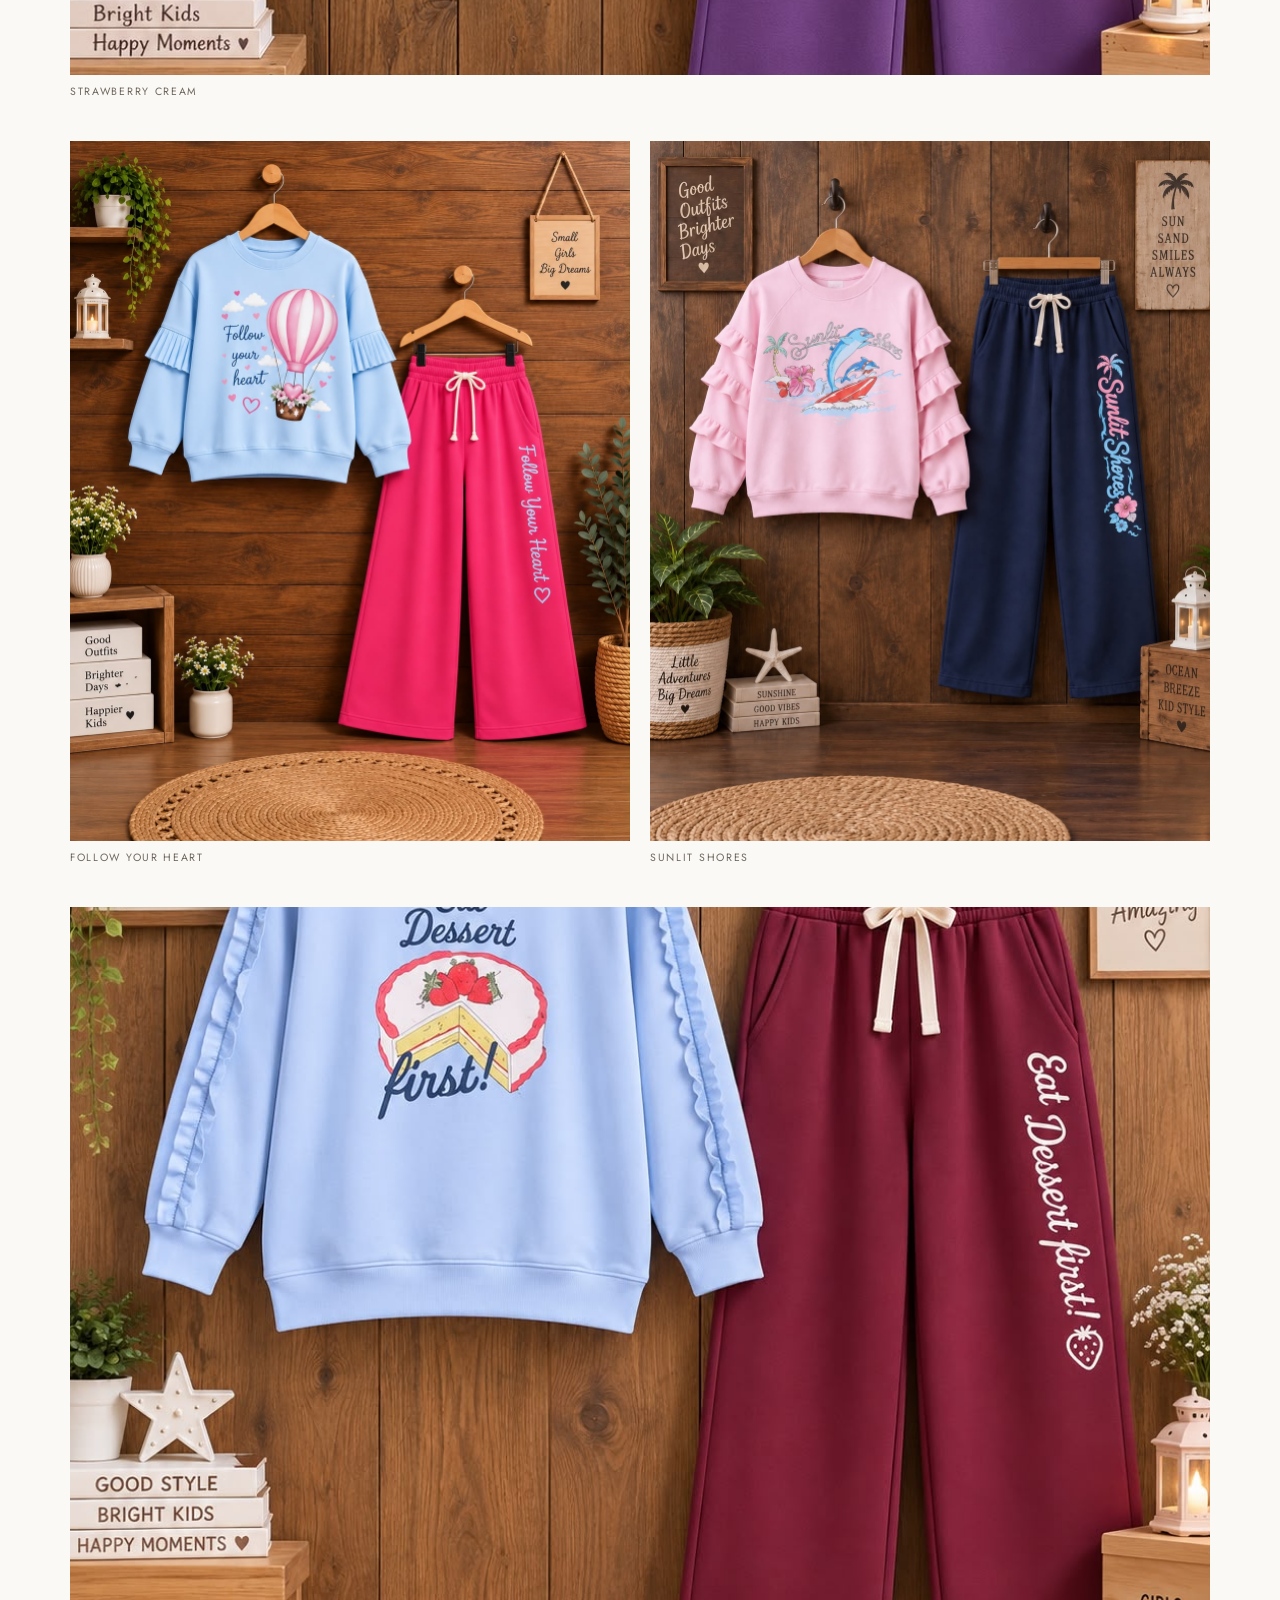
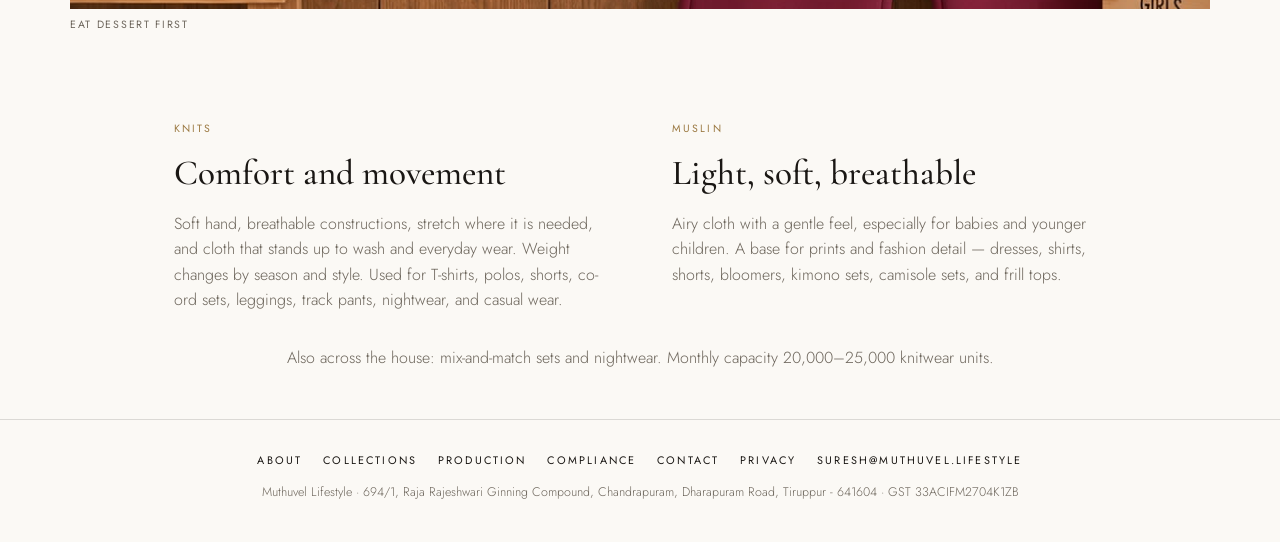
<file: products.html>
<!DOCTYPE html>
<html lang="en">
<head>
  <meta charset="UTF-8">
  <meta name="viewport" content="width=device-width, initial-scale=1.0">
  <meta name="description" content="Collections by Muthuvel Lifestyle: TOTOKITS, Margit Vintages, and Pearl Vintage. Knits and muslin, 06 months to 14 years.">
  <title>Collections | Muthuvel Lifestyle</title>
  <link rel="icon" href="assets/images/logo.jpeg">
  <link rel="preconnect" href="https://fonts.googleapis.com">
  <link rel="preconnect" href="https://fonts.gstatic.com" crossorigin>
  <link href="https://fonts.googleapis.com/css2?family=Cormorant+Garamond:ital,wght@0,500;0,600;1,500&family=Jost:wght@300;400;500&display=swap" rel="stylesheet">
  <link rel="stylesheet" href="css/style.css">
</head>
<body>
  <header class="site-header">
    <button class="menu-toggle" aria-label="Open menu" aria-expanded="false">
      <span></span><span></span><span></span>
    </button>
    <a href="index.html" class="wordmark">
      <img class="logo-mark" src="assets/images/logo.jpeg" alt="">
      <span class="wordmark-name">Muthuvel</span>
      <span class="wordmark-sub">Lifestyle</span>
    </a>
    <nav class="nav-desktop" aria-label="Main navigation">
      <a href="index.html">Home</a>
      <a href="about.html">About</a>
      <a href="products.html" class="active">Collections</a>
      <a href="production.html">Production</a>
      <a href="compliance.html">Compliance</a>
      <a href="contact.html">Contact</a>
      <a href="privacy-policy.html">Privacy</a>
    </nav>
    <nav class="nav-mobile" aria-label="Mobile navigation">
      <a href="index.html">Home</a>
      <a href="about.html">About</a>
      <a href="products.html" class="active">Collections</a>
      <a href="production.html">Production</a>
      <a href="compliance.html">Compliance</a>
      <a href="contact.html">Contact</a>
      <a href="privacy-policy.html">Privacy</a>
    </nav>
  </header>

  <main>
    <section class="page-title">
      <span class="eyebrow">The product universe</span>
      <h1>Three collections. One house.</h1>
      <p>Full-package children’s apparel for buyers, wholesalers, chains, stores, and boutiques. Ages 06 months to 14 years.</p>
    </section>

    <nav class="collection-nav" aria-label="Collections">
      <a href="#totokits">TOTOKITS</a>
      <a href="#margit">Margit Vintages</a>
      <a href="#pearl">Pearl Vintage</a>
      <a href="#fabrics">Fabrics</a>
    </nav>

    <section class="collection" id="totokits">
      <h2 class="collection-title">TOTOKITS</h2>
      <p class="collection-intro">06–36 months. Boys, girls, and unisex. Muslin dresses, babywear, and lightweight coordinated styles.</p>
      <div class="look">
        <figure>
          <img src="assets/images/totokits-daisy.jpg" alt="Yellow muslin baby dress with white daisies">
          <figcaption>Daisy dress · Muslin</figcaption>
        </figure>
        <figure>
          <img src="assets/images/totokits-gingham.jpg" alt="Pink and white gingham muslin baby dress">
          <figcaption>Gingham dress · Muslin</figcaption>
        </figure>
        <figure>
          <img src="assets/images/totokits-popsicle.jpg" alt="White muslin baby dress printed with popsicles">
          <figcaption>Popsicle dress · Muslin</figcaption>
        </figure>
      </div>
    </section>

    <section class="collection" id="margit">
      <h2 class="collection-title">Margit Vintages</h2>
      <p class="collection-intro">2–14 years. Boys. T-shirts, polos, shorts, co-ord sets, track pants, sweatshirts, and winter sets.</p>
      <div class="look">
        <figure>
          <img src="assets/images/margit-polo.jpg" alt="Navy Margit Vintages T-shirt and beige track pants">
          <figcaption>Polo Pup Club</figcaption>
        </figure>
        <figure>
          <img src="assets/images/margit-explorer.jpg" alt="Red explorer T-shirt and grey track pants">
          <figcaption>Explorer</figcaption>
        </figure>
        <figure>
          <img src="assets/images/margit-sail.jpg" alt="Red ship’s-wheel sweatshirt and blue track pants">
          <figcaption>Sail</figcaption>
        </figure>
        <figure>
          <img src="assets/images/margit-captain.jpg" alt="White ship sweatshirt and maroon track pants">
          <figcaption>Captain Margit</figcaption>
        </figure>
        <figure>
          <img src="assets/images/margit-rider.jpg" alt="Navy horse-and-rider sweatshirt and tan track pants">
          <figcaption>Rider</figcaption>
        </figure>
        <figure>
          <img src="assets/images/margit-race.jpg" alt="Blue motorcycle sweatshirt and grey track pants">
          <figcaption>By 1941</figcaption>
        </figure>
        <figure>
          <img src="assets/images/margit-idea.jpg" alt="Green Margit sweatshirt and navy track pants">
          <figcaption>With an Idea</figcaption>
        </figure>
        <figure>
          <img src="assets/images/margit-drive.jpg" alt="Cream racing-car sweatshirt and brown track pants">
          <figcaption>Drive</figcaption>
        </figure>
      </div>
    </section>

    <section class="collection" id="pearl">
      <h2 class="collection-title">Pearl Vintage</h2>
      <p class="collection-intro">2–14 years. Girls. Dresses, frill tops, sets, leggings, track pants, and fashion-led co-ords.</p>
      <div class="look">
        <figure>
          <img src="assets/images/pearl-butterflies.jpg" alt="Navy butterfly sweatshirt and grey wide-leg pants">
          <figcaption>Fearless Butterflies</figcaption>
        </figure>
        <figure>
          <img src="assets/images/pearl-sunday.jpg" alt="Mint beach-hut sweatshirt and green pants">
          <figcaption>Sunday Fun Day</figcaption>
        </figure>
        <figure>
          <img src="assets/images/pearl-strawberry.jpg" alt="Lilac strawberry sweatshirt and purple pants">
          <figcaption>Strawberry Cream</figcaption>
        </figure>
        <figure>
          <img src="assets/images/pearl-balloon.jpg" alt="Light blue balloon sweatshirt and pink pants">
          <figcaption>Follow Your Heart</figcaption>
        </figure>
        <figure>
          <img src="assets/images/pearl-sunlit.jpg" alt="Pink dolphin sweatshirt and navy pants">
          <figcaption>Sunlit Shores</figcaption>
        </figure>
        <figure>
          <img src="assets/images/pearl-dessert.jpg" alt="Light blue dessert sweatshirt and burgundy pants">
          <figcaption>Eat Dessert First</figcaption>
        </figure>
      </div>
    </section>

    <section class="fabric" id="fabrics">
      <article>
        <span class="kicker">Knits</span>
        <h3>Comfort and movement</h3>
        <p>Soft hand, breathable constructions, stretch where it is needed, and cloth that stands up to wash and everyday wear. Weight changes by season and style. Used for T-shirts, polos, shorts, co-ord sets, leggings, track pants, nightwear, and casual wear.</p>
      </article>
      <article>
        <span class="kicker">Muslin</span>
        <h3>Light, soft, breathable</h3>
        <p>Airy cloth with a gentle feel, especially for babies and younger children. A base for prints and fashion detail — dresses, shirts, shorts, bloomers, kimono sets, camisole sets, and frill tops.</p>
      </article>
    </section>
    <p class="center-note">Also across the house: mix-and-match sets and nightwear. Monthly capacity 20,000–25,000 knitwear units.</p>
  </main>

  <footer class="site-footer">
    <nav class="footer-nav" aria-label="Footer">
      <a href="about.html">About</a>
      <a href="products.html">Collections</a>
      <a href="production.html">Production</a>
      <a href="compliance.html">Compliance</a>
      <a href="contact.html">Contact</a>
      <a href="privacy-policy.html">Privacy</a>
      <a href="mailto:suresh@muthuvel.lifestyle">suresh@muthuvel.lifestyle</a>
    </nav>
    <p>Muthuvel Lifestyle · 694/1, Raja Rajeshwari Ginning Compound, Chandrapuram, Dharapuram Road, Tiruppur - 641604 · GST 33ACIFM2704K1ZB</p>
  </footer>
  <script src="js/main.js"></script>
</body>
</html>
</file>
<file: css/style.css>
:root {
  --paper: #f4f0e8;
  --white: #fbf9f5;
  --ink: #1a1714;
  --muted: #6d665c;
  --line: rgba(26, 23, 20, 0.14);
  --gold: #9a7840;
  --serif: "Cormorant Garamond", "Times New Roman", serif;
  --sans: "Jost", system-ui, sans-serif;
}

*,
*::before,
*::after {
  box-sizing: border-box;
  margin: 0;
  padding: 0;
}

html {
  scroll-behavior: smooth;
}

body {
  font-family: var(--sans);
  background: var(--white);
  color: var(--ink);
  line-height: 1.6;
  font-weight: 400;
  -webkit-font-smoothing: antialiased;
}

img {
  max-width: 100%;
  height: auto;
  display: block;
}

a {
  color: inherit;
  text-decoration: none;
}

button,
input,
textarea,
select {
  font: inherit;
  color: inherit;
}

.site-header {
  position: sticky;
  top: 0;
  z-index: 40;
  background: rgba(251, 249, 245, 0.94);
  backdrop-filter: blur(12px);
  border-bottom: 1px solid var(--line);
  text-align: center;
  padding: 0.85rem 3rem 0.7rem;
}

.wordmark {
  display: inline-flex;
  flex-direction: column;
  align-items: center;
  gap: 0.15rem;
}

.logo-mark {
  width: 34px;
  height: 34px;
  object-fit: cover;
}

.wordmark-name {
  font-family: var(--serif);
  font-weight: 500;
  font-size: clamp(1.35rem, 2.4vw, 1.85rem);
  letter-spacing: 0.32em;
  text-transform: uppercase;
  line-height: 1;
  padding-left: 0.32em;
}

.wordmark-sub {
  font-size: 0.62rem;
  letter-spacing: 0.28em;
  text-transform: uppercase;
  color: var(--muted);
}

.nav-desktop {
  display: none;
  justify-content: center;
  gap: 1.15rem;
  margin-top: 0.65rem;
}

.nav-desktop a,
.nav-mobile a,
.collection-nav a,
.footer-nav a {
  font-size: 0.68rem;
  letter-spacing: 0.2em;
  text-transform: uppercase;
}

.nav-desktop a.active {
  box-shadow: inset 0 -1px 0 var(--ink);
}

.menu-toggle {
  position: absolute;
  left: 0.85rem;
  top: 1rem;
  width: 42px;
  height: 42px;
  border: 0;
  background: transparent;
  display: flex;
  flex-direction: column;
  justify-content: center;
  gap: 5px;
  cursor: pointer;
}

.menu-toggle span {
  display: block;
  width: 18px;
  height: 1px;
  background: var(--ink);
  margin: 0 auto;
}

.nav-mobile {
  display: none;
  flex-direction: column;
  gap: 0.85rem;
  padding: 0.4rem 0 0.8rem;
}

.nav-mobile.open {
  display: flex;
}

.nav-mobile a.active {
  color: var(--gold);
}

@media (min-width: 860px) {
  .nav-desktop {
    display: flex;
  }

  .menu-toggle,
  .nav-mobile {
    display: none !important;
  }
}

.campaign {
  background: var(--paper);
  display: flex;
  justify-content: center;
  padding: 2.25rem 1.25rem 0;
}

.campaign img {
  width: min(760px, 100%);
  box-shadow: 0 24px 60px rgba(26, 23, 20, 0.08);
}

.poster img {
  width: min(980px, 100%);
}

.manifesto {
  max-width: 860px;
  margin: 0 auto;
  padding: 6.5rem 1.5rem 5rem;
  text-align: center;
}

.eyebrow {
  display: block;
  font-size: 0.68rem;
  letter-spacing: 0.26em;
  text-transform: uppercase;
  color: var(--gold);
  margin-bottom: 1.1rem;
}

.manifesto h1,
.page-title h1,
.chapter-copy h2,
.essay-lead,
.contact-panel h1,
.collection-title {
  font-family: var(--serif);
  font-weight: 500;
  letter-spacing: -0.02em;
}

.manifesto h1,
.page-title h1 {
  font-size: clamp(2.7rem, 6.4vw, 5.1rem);
  line-height: 0.92;
  margin-bottom: 1.4rem;
}

.manifesto p,
.page-title p {
  max-width: 38rem;
  margin: 0 auto;
  color: var(--muted);
  font-size: 1.02rem;
  font-weight: 300;
}

.pills {
  display: flex;
  flex-wrap: wrap;
  justify-content: center;
  gap: 0.7rem 1.2rem;
  margin-top: 1.8rem;
  font-size: 0.68rem;
  letter-spacing: 0.18em;
  text-transform: uppercase;
  color: var(--muted);
}

.chapter {
  display: grid;
  background: var(--paper);
}

.chapter-media img {
  width: 100%;
  height: 78vw;
  max-height: 820px;
  object-fit: cover;
}

.chapter-copy {
  display: flex;
  flex-direction: column;
  justify-content: center;
  padding: 3.2rem 1.6rem;
  background: var(--white);
}

.chapter-copy h2 {
  font-size: clamp(3rem, 6vw, 4.6rem);
  line-height: 0.9;
  margin: 0.35rem 0 1rem;
}

.chapter-copy p {
  max-width: 28rem;
  color: var(--muted);
  font-weight: 300;
  margin-bottom: 1.4rem;
}

.text-link {
  font-size: 0.7rem;
  letter-spacing: 0.22em;
  text-transform: uppercase;
  border-bottom: 1px solid var(--ink);
  align-self: flex-start;
  padding-bottom: 0.15rem;
}

@media (min-width: 960px) {
  .chapter {
    grid-template-columns: 1.15fr 0.85fr;
    min-height: 88vh;
  }

  .chapter.reverse {
    grid-template-columns: 0.85fr 1.15fr;
  }

  .chapter.reverse .chapter-copy {
    order: -1;
  }

  .chapter-media img {
    height: 100%;
    min-height: 88vh;
    max-height: none;
  }

  .chapter-copy {
    padding: 4rem 4.5rem;
  }
}

.section-label {
  text-align: center;
  padding: 4.5rem 1.25rem 1.4rem;
}

.section-label h2 {
  font-family: var(--serif);
  font-weight: 500;
  font-size: clamp(2.2rem, 4vw, 3.2rem);
}

.section-label p {
  color: var(--muted);
  font-weight: 300;
  margin-top: 0.4rem;
}

.film {
  display: flex;
  gap: 0.8rem;
  overflow-x: auto;
  padding: 0 1.25rem 3rem;
  scroll-snap-type: x mandatory;
}

.film figure {
  flex: 0 0 auto;
  scroll-snap-align: start;
  width: min(280px, 72vw);
}

.film img {
  width: 100%;
  height: 380px;
  object-fit: cover;
}

.film figcaption,
.look figcaption {
  margin-top: 0.55rem;
  font-size: 0.66rem;
  letter-spacing: 0.16em;
  text-transform: uppercase;
  color: var(--muted);
}

.spec-bar {
  display: grid;
  grid-template-columns: 1fr 1fr;
  gap: 1.2rem 1rem;
  margin: 1rem 1.25rem 0;
  padding: 1.4rem 0;
  border-top: 1px solid var(--line);
  border-bottom: 1px solid var(--line);
}

.spec-bar div {
  font-size: 0.68rem;
  letter-spacing: 0.14em;
  text-transform: uppercase;
}

.spec-bar strong {
  display: block;
  font-family: var(--serif);
  font-size: 1.45rem;
  font-weight: 500;
  letter-spacing: 0;
  text-transform: none;
  margin-bottom: 0.15rem;
}

@media (min-width: 800px) {
  .spec-bar {
    grid-template-columns: repeat(5, 1fr);
    margin: 0 auto;
    max-width: 1180px;
    padding: 1.6rem 1.25rem;
  }
}

.close {
  text-align: center;
  padding: 6rem 1.5rem 5rem;
}

.close h2 {
  font-family: var(--serif);
  font-weight: 500;
  font-size: clamp(2.6rem, 5vw, 4.2rem);
  line-height: 0.95;
  margin-bottom: 1rem;
}

.close p {
  color: var(--muted);
  font-weight: 300;
  max-width: 32rem;
  margin: 0 auto 1.6rem;
}

.page-title {
  text-align: center;
  padding: 5rem 1.5rem 2.5rem;
  max-width: 760px;
  margin: 0 auto;
}

.collection-nav {
  position: sticky;
  top: 104px;
  z-index: 20;
  display: flex;
  justify-content: center;
  flex-wrap: wrap;
  gap: 0.8rem 1.5rem;
  padding: 0.85rem 1rem;
  background: rgba(251, 249, 245, 0.94);
  border-bottom: 1px solid var(--line);
}

@media (min-width: 860px) {
  .collection-nav {
    top: 138px;
  }
}

.collection {
  max-width: 1180px;
  margin: 0 auto;
  padding: 4.5rem 1.25rem 1rem;
}

.collection-title {
  font-size: clamp(3rem, 7vw, 5.5rem);
  line-height: 0.88;
  margin-bottom: 0.6rem;
}

.collection-intro {
  max-width: 36rem;
  color: var(--muted);
  font-weight: 300;
  margin-bottom: 2rem;
}

.look {
  display: grid;
  gap: 2.5rem 1.25rem;
}

@media (min-width: 720px) {
  .look {
    grid-template-columns: 1fr 1fr;
  }

  .look figure:nth-child(3n) {
    grid-column: 1 / -1;
  }

  .look figure:nth-child(3n) img {
    max-height: 78vh;
    width: 100%;
    object-fit: cover;
  }
}

.look img {
  width: 100%;
  aspect-ratio: 4 / 5;
  object-fit: cover;
}

.fabric {
  max-width: 980px;
  margin: 0 auto;
  padding: 4rem 1.5rem 2rem;
  display: grid;
  gap: 2.5rem;
}

@media (min-width: 800px) {
  .fabric {
    grid-template-columns: 1fr 1fr;
    gap: 4rem;
  }
}

.fabric h3 {
  font-family: var(--serif);
  font-size: 2.2rem;
  font-weight: 500;
  margin: 0.3rem 0 0.6rem;
}

.fabric p,
.essay p,
.note {
  color: var(--muted);
  font-weight: 300;
}

.essay {
  max-width: 700px;
  margin: 0 auto;
  padding: 1rem 1.5rem 3rem;
}

.essay-lead {
  font-size: clamp(1.8rem, 3.4vw, 2.5rem);
  line-height: 1.2;
  color: var(--ink);
  margin-bottom: 1.4rem;
}

.essay p {
  font-size: 1.05rem;
  margin-bottom: 1.1rem;
}

.spread {
  max-width: 980px;
  margin: 0 auto;
  padding: 1rem 1.5rem 3rem;
  display: grid;
  gap: 2.5rem;
}

@media (min-width: 800px) {
  .spread {
    grid-template-columns: 1fr 1fr;
    gap: 4rem;
  }
}

.spread article {
  border-top: 1px solid var(--gold);
  padding-top: 1.1rem;
}

.spread h3,
.quiet-block h3 {
  font-family: var(--serif);
  font-weight: 500;
  font-size: 2rem;
  margin: 0.25rem 0 0.6rem;
}

.role,
.kicker {
  font-size: 0.66rem;
  letter-spacing: 0.2em;
  text-transform: uppercase;
  color: var(--gold);
}

.spread a,
.quiet-block a,
.policy a {
  border-bottom: 1px solid var(--line);
}

.lines {
  max-width: 860px;
  margin: 0 auto;
  padding: 0 1.5rem 3rem;
}

.lines div {
  display: grid;
  gap: 0.25rem;
  padding: 1.15rem 0;
  border-top: 1px solid var(--line);
}

.lines div:last-child {
  border-bottom: 1px solid var(--line);
}

@media (min-width: 720px) {
  .lines div {
    grid-template-columns: 0.7fr 1.1fr 1.4fr;
    gap: 1.5rem;
    align-items: baseline;
  }
}

.lines strong {
  font-weight: 500;
}

.lines span {
  color: var(--muted);
  font-weight: 300;
}

.principles {
  max-width: 860px;
  margin: 0 auto;
  padding: 0 1.5rem 4rem;
}

.principles article {
  padding: 1.3rem 0;
  border-top: 1px solid var(--line);
}

.principles h3 {
  font-family: var(--serif);
  font-size: 1.8rem;
  font-weight: 500;
}

.contact-split {
  display: grid;
  min-height: calc(100vh - 120px);
}

.contact-panel {
  background: var(--ink);
  color: var(--paper);
  padding: 3.5rem 1.6rem;
  display: flex;
  flex-direction: column;
  justify-content: flex-end;
  gap: 1.4rem;
}

.contact-panel h1 {
  font-size: clamp(3rem, 6vw, 4.8rem);
  line-height: 0.9;
}

.contact-panel p,
.contact-panel a {
  color: rgba(244, 240, 232, 0.82);
  font-weight: 300;
}

.contact-panel .person {
  margin-top: 0.8rem;
}

.contact-panel .person strong {
  display: block;
  font-weight: 500;
  color: var(--white);
}

.contact-form-wrap {
  padding: 3rem 1.4rem 4rem;
  background: var(--white);
}

@media (min-width: 960px) {
  .contact-split {
    grid-template-columns: 0.9fr 1.1fr;
  }

  .contact-panel,
  .contact-form-wrap {
    padding: 4.5rem;
  }
}

.ways {
  display: grid;
  gap: 1.2rem;
  margin-bottom: 2.2rem;
}

@media (min-width: 700px) {
  .ways {
    grid-template-columns: repeat(3, 1fr);
  }
}

.ways h3 {
  font-family: var(--serif);
  font-size: 1.45rem;
  font-weight: 500;
  margin: 0.2rem 0;
}

.ways p {
  color: var(--muted);
  font-weight: 300;
  font-size: 0.92rem;
}

.form-group {
  margin-bottom: 1.15rem;
}

.form-group label {
  display: block;
  font-size: 0.66rem;
  letter-spacing: 0.18em;
  text-transform: uppercase;
  margin-bottom: 0.3rem;
}

.form-group input,
.form-group textarea,
.form-group select {
  width: 100%;
  background: transparent;
  border: 0;
  border-bottom: 1px solid var(--line);
  border-radius: 0;
  padding: 0.65rem 0;
  outline: none;
}

.form-group textarea {
  min-height: 110px;
  resize: vertical;
}

.form-group input:focus,
.form-group textarea:focus,
.form-group select:focus {
  border-bottom-color: var(--ink);
}

.form-honeypot {
  position: absolute;
  left: -9999px;
}

.btn {
  appearance: none;
  border: 1px solid var(--ink);
  background: var(--ink);
  color: var(--white);
  padding: 0.9rem 1.5rem;
  letter-spacing: 0.18em;
  text-transform: uppercase;
  font-size: 0.68rem;
  cursor: pointer;
}

.btn:hover {
  background: transparent;
  color: var(--ink);
}

.btn-light {
  display: inline-block;
  border: 1px solid var(--paper);
  color: var(--paper);
  padding: 0.85rem 1.3rem;
  letter-spacing: 0.18em;
  text-transform: uppercase;
  font-size: 0.68rem;
}

.btn-light:hover {
  background: var(--paper);
  color: var(--ink);
}

.form-note,
.policy-updated {
  margin-top: 0.9rem;
  font-size: 0.85rem;
  color: var(--muted);
  font-weight: 300;
}

.form-status {
  padding: 0.9rem 0;
  margin-bottom: 0.8rem;
}

.form-status--success {
  color: #24532a;
}

.form-status--error {
  color: #8a2f2f;
}

.contact-form-submit:disabled {
  opacity: 0.6;
  cursor: wait;
}

.policy {
  max-width: 700px;
  margin: 0 auto;
  padding: 0 1.5rem 4rem;
}

.policy h2 {
  font-family: var(--serif);
  font-weight: 500;
  font-size: 2rem;
  margin: 2rem 0 0.5rem;
}

.policy p,
.policy li {
  color: var(--muted);
  font-weight: 300;
  margin-bottom: 0.75rem;
}

.policy ul {
  padding-left: 1.1rem;
  margin-bottom: 0.8rem;
}

.policy ul ul {
  margin: 0.35rem 0 0.2rem;
}

.policy strong {
  color: var(--ink);
  font-weight: 500;
}

.site-footer {
  border-top: 1px solid var(--line);
  padding: 2rem 1.25rem 2.4rem;
  text-align: center;
}

.footer-nav {
  display: flex;
  flex-wrap: wrap;
  justify-content: center;
  gap: 0.7rem 1.3rem;
  margin-bottom: 0.9rem;
}

.site-footer p {
  color: var(--muted);
  font-size: 0.78rem;
  font-weight: 300;
}

.center-note {
  text-align: center;
  color: var(--muted);
  font-weight: 300;
  padding: 0 1.5rem 3rem;
}
</file>
